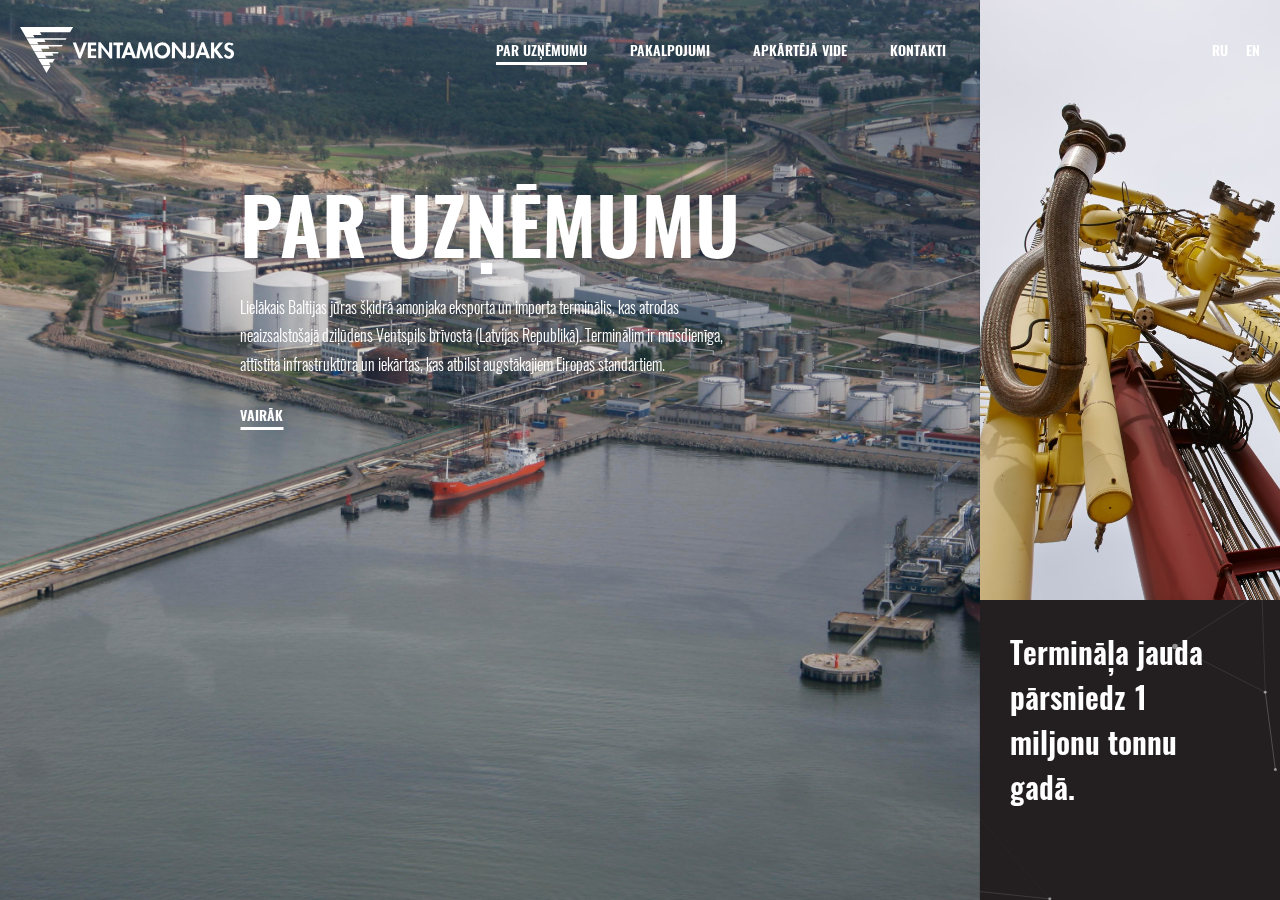
<file: index.html>
<!DOCTYPE html>
<html lang="ru">
<head>
	<meta charset="UTF-8">
	<meta http-equiv="Content-Type" content="text/html; charset=UTF-8" />
<meta name="robots" content="index, follow" />
<meta name="keywords" content="Keywords" /
<meta name="description" content="Description" />

	<title>Ventamonjaks</title>
	<meta name="viewport" content="width=device-width, initial-scale=1, user-scalable=1">
	<meta http-equiv="X-UA-Compatible" content="IE=Edge" />
	<meta name="format-detection" content="telephone=no">
	<meta name="apple-mobile-web-app-capable" content="yes">
	<meta name="mobile-web-app-capable" content="yes">
	<meta name="SKYPE_TOOLBAR" content="SKYPE_TOOLBAR_PARSER_COMPATIBLE" />
	<style>
		@font-face {
			font-family: 'Oswald-DemiBold';
			src: url('fonts/oswald/oswalddemibold.eot');
			src: url('fonts/oswald/oswalddemibold.eot?#iefix') format('embedded-opentype'),
			url('fonts/oswald/oswalddemibold.woff') format('woff'),
			url('fonts/oswald/oswalddemibold.ttf') format('truetype'),
			url('fonts/oswald/oswalddemibold.svg#oswalddemibold') format('svg');
			font-weight: normal;
			font-style: normal;
		}
	</style>
	<!--link rel="stylesheet" href="css/main/main.scss"-->
	<link rel="stylesheet" href="css/main/main.css">

	<!--script src="/js/pace.modified.js"></script-->

	<link rel="icon" type="image/svg+xml" href="img/favicon.svg">
	<link rel="icon" sizes="16x16 32x32 48x48 64x64" href="img/favicon.ico">
	<!--[if IE]><link rel="shortcut icon" href="img/favicon.ico"><![endif]-->
</head>
<body>
	<div id="panel">
			</div>
<div class="content js-scroll-event-listener">
	<!--div class="intro-loading">
		<div class="radial-progress" id="radial-progress" data-progress="1">
			<div class="circle">
				<div class="mask full" id="mask_full">
					<div class="fill" id="circle_fill1"></div>
				</div>
				<div class="mask half">
					<div class="fill" id="circle_fill2"></div>
					<div class="fill fix" id="circle_fill_fix"></div>
				</div>
				<div class="shadow"></div>
			</div>
			<div class="inset" id="scene">
				<div class="percentage layer" data-depth="0.10">
					<div class="numbers"><span id="numbers">-</span></div>
				</div>
				<figure class="logo logo--loading layer" data-depth="0.2"></figure>
			</div>
		</div>
	</div-->
	<header class="main-header">
		<div class="inner h100">
			<div class="h100 flex justify--space-between align-items--center">
				<a
					href="index.html"
					class=""
					>
					<figure class="logo logo--main-header"></figure>
				</a>
				<div class="mobile-nav">
					<nav class="main-nav main-nav__fade-out">
						<ul class="main-nav__items">
							<li class="main-nav__item">
								<a
									href="0"
									class="main-nav__link js-nav-link"
									>Par uzņēmumu</a>
							</li>
							<li class="main-nav__item">
								<a
									href="1"
									class="main-nav__link js-nav-link"
									>Pakalpojumi</a>
							</li>
							<li class="main-nav__item">
								<a
									href="2"
									class="main-nav__link js-nav-link"
									>Apkārtējā vide</a>
							</li>
							<!--<li class="main-nav__item">
								<a
									href="3"
									class="main-nav__link js-nav-link"
									>Aktualitātes</a>
							</li>-->
							<li class="main-nav__item">
								<a
									href="3"
									class="main-nav__link js-nav-link"
									>Kontakti</a>
							</li>
						</ul>
					</nav>
					<nav class="language-nav text-align--right main-nav__fade-out">
							<a href="index.html@lang=ru.html" class="language-nav__link">RU</a>														<a href="index.html@lang=en.html" class="language-nav__link">EN</a>					</nav>
				</div>
				<div class="burger js-burger">
					<div class="table">
						<div class="table-cell">
							<div class="g100 center">
								<div class="burger-bars">
									<div class="burger-bars__bar"></div>
								</div>
							</div>
						</div>
					</div>
				</div>
			</div>
		</div>
	</header>
	<main role="main">    <div id="particles-js" class="particles-js mobile-full-height-fix particles-js--brown"></div>

<section id="section-2" class="section js-section">
    <div class="cancel-inheritance">
        <div class="content-block content-block--large content-block--top-left">
            <div class="text-block text-block--2">
                <h2 class="main-heading">
                    <span class="line">
                        <span class="line__content line__content--1">Par uzņēmumu</span>
                    </span>
                </h2>
                <div class="editor-text text-animation">
                    <p>Lielākais Baltijas jūras šķidrā amonjaka eksporta un importa terminālis, kas atrodas neaizsalstošajā dziļūdens Ventspils brīvostā (Latvijas Republikā). Terminālim ir mūsdienīga, attīstīta infrastruktūra un iekārtas, kas atbilst augstākajiem Eiropas standartiem.</p>
                </div>
                <a href="#article-1" class="read-more js-read-more">
                    <span class="read-more__line">
                        <span class="read-more__line-content">Vairāk</span>
                    </span>
                </a>
            </div>
            <div class="slide-in slide-in--left">
                <figure class="content-block__image image--2-1">
                    <div class="content-block__image-overlay"></div>
                </figure>
            </div>
        </div>
        <div class="content-block content-block--middle content-block--top-right">
            <div class="slide-in slide-in--top">
                <figure class="content-block__image image--2-2">
                    <div class="content-block__image-overlay"></div>
                </figure>
            </div>
        </div>
        <div class="content-block content-block--small content-block--bottom-right">
            <div class="important-text-block">
                <div class="important-text important-text-larger">
					<p>Termināļa jauda pārsniedz 1 miljonu tonnu gadā.</p>
                </div>
            </div>
        </div>
    </div>
</section>

<section id="section-1" class="section js-section">
    <div class="cancel-inheritance">
        <div class="content-block content-block--full-width content-block--top-left">
            <div class="h100 flex direction--column justify--center align-items--center">
                <div class="text-block text-block--3 float--left">
                    <h2 class="main-heading float--left">
                        <span class="line">
                            <span class="line__content line__content--1">PAKALPOJUMI</span>
                        </span>
                    </h2>
                    <div class="bits">
                        <div class="bit bit--small">
                            <div class="bit-text">
                                <span class="line">
                                    <span class="line__content line__content--1 bit-delay--1">AMONJAKA PIEŅEMŠANA</span>
                                </span>
                            </div>
                            <a href="#article-2" class="read-more js-read-more bit-delay--1">
                                <span class="read-more__line">
                                    <span class="read-more__line-content bit-delay--1">Vairāk</span>
                                </span>
                            </a>
                        </div>
                        <div class="bit bit--small">
                            <div class="bit-text">
                                <span class="line">
                                    <span class="line__content line__content--1 bit-delay--1">PAGAIDU UZGLABĀŠANA</span>
                                </span>
                            </div>
                            <!--<a href="#article-2" class="read-more js-read-more bit-delay--1">
                                <span class="read-more__line">
                                    <span class="read-more__line-content bit-delay--1">Vairāk</span>
                                </span>
                            </a>-->
                        </div>
						<div class="bit bit--small bit--borderX">
                            <div class="bit-text">
                                <span class="line">
									<span class="line__content line__content--2 bit-delay--2">AMONJAKA IEKRAUŠANA</span>
                                </span>
                            </div>
                            <!--<a href="#article-3" class="read-more js-read-more bit-delay--2">
                                <span class="read-more__line">
                                    <span class="read-more__line-content bit-delay--2">Vairāk</span>
                                </span>
                            </a>-->
                        </div>
<!--                         <div class="bit bit--large">
                            <div class="bit-text">
                                <span class="line">
                                    <span class="line__content line__content--3 bit-delay--3">APKALPOŠANA UN TEHNOLOĢISKO PROCESU NODROŠINĀŠANA</span>
                                </span>
                            </div>
                            <a href="#article-4" class="read-more js-read-more bit-delay--3">
                                <span class="read-more__line">
                                    <span class="read-more__line-content bit-delay--3">Vairāk</span>
                                </span>
                            </a>
                        </div> -->
                    </div>
                </div>
            </div>
            <div class="slide-in slide-in--bottom">
                <figure class="content-block__image image--3-1">
                    <div class="content-block__image-overlay"></div>
                </figure>
            </div>
        </div>
    </div>
</section>
<section id="section-3" class="section js-section">
    <div class="cancel-inheritance">
        <div class="content-block content-block--large content-block--top-left">
            <div class="text-block text-block--5">
                <h2 class="main-heading text-shadow">
                    <span class="line">
                        <span class="line__content line__content--1">APKĀRTĒJĀ</span>
                    </span>
                    <span class="line">
                        <span class="line__content line__content--2">VIDE</span>
                    </span>
                </h2>
                <div class="editor-text text-animation text-shadow editor-text--text-block-5">
                    <p>„Ventamonjaka” darbība atbilst starptautiskajām kvalitātes un drošības prasībām.</p>
                </div>
                <a href="#article-8" class="read-more js-read-more text-shadow">
                    <span class="read-more__line">
                        <span class="read-more__line-content">Vairāk</span>
                    </span>
                </a>
            </div>
            <div class="slide-in slide-in--left">
                <figure class="content-block__image image--5-1">
                    <div class="content-block__image-overlay"></div>
                </figure>
            </div>
        </div>
        <div class="content-block content-block--middle content-block--top-right">
            <div class="slide-in slide-in--top">
                <figure class="content-block__image image--5-2">
                    <div class="content-block__image-overlay"></div>
                </figure>
            </div>
        </div>
        <div class="content-block content-block--small content-block--bottom-right">
            <div class="important-text-block">
                <div class="important-text">
                    <p>B kategorijas atļauja piesārņojošo darbību veikšanai Nr. VE16IB0013.</p>
                </div>
            </div>

        </div>
    </div>
</section><section id="section-5" class="section section--blue js-section">
    <div class="cancel-inheritance">
        <div class="contacts">
            <div class="h100 flex direction--column justify--center align-items--center">
                <div class="text-block text-block--6">
                    <div class="main-heading">
                        <span class="line">
                            <span class="line__content line__content--1">
                                <figure class="logo logo--contacts"></figure>
                            </span>
                        </span>
                    </div>
                    <div class="editor-text text-animation contacts-text contacts-text2">
                        <p>SIA Ventamonjaks<br>Vienotais reģ. nr. 41203050838<br>PVN reģ. nr. LV41203050838<br>
                            Dzintaru iela 66, Ventspils, LV-3602, Latvija<br>
                            Tālrunis : +371 636 60902<br>
                            <br>
                            E-pasts : office@ventamonjaks.lv <br>
                               
                            </p>
                    </div>
                </div>
            </div>
        </div>
    </div>
</section>
<article id="article-1" class="article js-normal-scroll">
    <div class="js-close-article">
        <svg
            x="0px" y="0px"
            viewBox="0 0 34 34"
            width="34"
            height="34"
            style="enable-background:new 0 0 34 34;"
            xml:space="preserve"
            class="close article__close"
            >
        <polygon class="close-fill" points="34,2.2 31.8,0 17,14.8 2.2,0 0,2.2 14.8,17 0,31.8 2.2,34 17,19.2 31.8,34 34,31.8 19.2,17 "/>
        </svg>
    </div>
    <div class="article__scroll">
        <div class="inner inner--1100">
            <div class="editor-text c-brown">
            <h2 class="c-blue">PAR UZŅĒMUMU</h2>
<p>
 <img width="420" alt="image_3.jpeg" src="upload/medialibrary/b7a/b7a001707587d34adaaf3e2923b4b8c1.jpeg" height="610" style="padding:0;" title="image_3.jpeg" class="float--left"><br>
</p>
<p class="clear">
</p>
<p>
 <b>Terminālis „Ventamonjaks”</b> ir lielākais Baltijas jūras šķidrā amonjaka eksporta un importa terminālis, kas atrodas neaizsalstošajā dziļūdens Ventspils brīvostā (Latvijas Republikā).&nbsp;Termināļa projektētā jauda ir 1&nbsp;miljons tonnu gadā. Terminālim ir mūsdienīga, attīstīta infrastruktūra un iekārtas, kas ļauj palielināt amonjaka pārkraušanas apjomus līdz 1,5&nbsp;miljoniem tonnu gadā. Dziļūdens piestātne, kuras darba iegrime ir 14,2&nbsp;metri, atrodas aizsargātā ostas iekšējā akvatorijā, kas ļauj nepārtraukti apkalpot tankkuģus ar ietilpību līdz 115&nbsp;tūkstošiem tonnu. Modernas amonjaka izliešanas estakādes ļauj apkalpot līdz 250&nbsp;dzelzceļa cisternām diennaktī.
</p>
<p>
	 Kopš 2014. gada SIA „Ventamonjaks” ir grupas „Uralchem” (55&nbsp;%) un Latvijas partnera&nbsp;— uzņēmuma „Halcyon Capital” (45&nbsp;%)&nbsp;— kopuzņēmums.
</p>
<p>
	 Uzņēmuma darbība un amonjaka termināļa tehniskā ekspluatācija atbilst piemērojamo Latvijas Republikas drošības un vides aizsardzību likumu un normatīvo aktu prasībām, kā arī attiecīgajiem starptautiskajiem noteikumiem un Starptautiskajam kuģu un ostas iekārtu aizsardzības kodeksam. Pēc neatkarīgu Eiropas ekspertu un attiecīgo Latvijas institūciju slēdziena, amonjaka termināļa „Ventamonjaks” tehniskais stāvoklis, ietekme uz vidi un drošības līmenis ir atzīts par atbilstošu jaunākajiem Eiropas standartiem.
</p>            </div>
        </div>
    </div>
</article>

<article id="article-2" class="article js-normal-scroll">
    <div class="js-close-article">
        <svg
            x="0px" y="0px"
            viewBox="0 0 34 34"
            width="34"
            height="34"
            style="enable-background:new 0 0 34 34;"
            xml:space="preserve"
            class="close article__close"
            >
        <polygon class="close-fill" points="34,2.2 31.8,0 17,14.8 2.2,0 0,2.2 14.8,17 0,31.8 2.2,34 17,19.2 31.8,34 34,31.8 19.2,17 "/>
        </svg>
    </div>
    <div class="article__scroll">
        <div class="inner inner--1100">
            <div class="editor-text c-brown">
            <h2 class="c-blue">AMONJAKA PIEŅEMŠANA / PAGAIDU UZGLABĀŠANA / IEKRAUŠANA </h2>
<p>
 <img width="420" alt="image_3.jpeg" src="upload/medialibrary/7e3/7e372a28888d61124c6353f97dfee034.png" height="610" style="padding: 0 25px 10px 0;" title="image_3.jpeg" class="float--left">
</p>
<p>
 <span class="odb20">Projektētā caurlaidspēja:</span><br>
	 1&nbsp;milj.&nbsp;tonnu gadā.
</p>
<p>
 <span class="odb20">Faktiski sasniegtā caurlaidspēja:</span><br>
	 1,3&nbsp;milj.&nbsp;tonnu gadā.
</p>
<p>
 <span class="odb20">NSRI apstiprinātā, reglamentētā caurlaidspēja:</span><br>
	 1,5&nbsp;milj.&nbsp;tonnu gadā.
</p>
<div class="clear">
</div>
 <span class="odb20" style="margin-top: 30px; display: block;color:#383636;">Terminālis ir paredzēts:</span>
<ul>
	<li>sašķidrinātā amonjaka pieņemšanai no dzelzceļa cisternām un jūras kuģiem;</li>
	<li>amonjaka pagaidu uzglabāšanai divos izotermiskajos rezervuāros ST-1; ST-2 –33&nbsp;°С temperatūrā, maksimālais uzglabājamā amonjaka daudzums ir 54&nbsp;381&nbsp;t;</li>
	<li>amonjaka iekraušanai jūras tankkuģos.</li>
</ul>
 <span class="odb20" style="margin-top: 30px; display: block;color:#383636;">Tehnoloģiskais process paredz šādu darbību izpildi:</span>
<ul>
	<li>sašķidrinātā amonjaka izliešanu no dzelzceļa cisternām, izmantojot divas izliešanas estakādes ar 36 un 18 liešanas vietām (vienlaikus var izliet 54 cisternas);</li>
	<li>sašķidrinātā amonjaka dzesēšanu;</li>
	<li>sašķidrinātā amonjaka uzglabāšanu divos izotermiskajos rezervuāros ST-1; ST-2 –33&nbsp;°С temperatūrā;</li>
	<li>sašķidrinātā amonjaka pārliešanu no rezervuāriem gāzes pārvadāšanas tankkuģos, iekraušanas ātrums — līdz 1&nbsp;200 t/h;</li>
	<li>sašķidrinātā amonjaka pieņemšanu no tankkuģiem krasta izotermiskajos rezervuāros, izkraušanas ātrums&nbsp;— 400 t/h;</li>
	<li>aukstā amonjaka cirkulāciju atbilstoši shēmai&nbsp;„rezervuāri&nbsp;→ piestātne Nr.&nbsp;36&nbsp;→ rezervuāri” periodā, kad nav kraušanai paredzētu kuģu;</li>
	<li>avārijas un tehnoloģisko izmešu sadedzināšanu lāpveida iekārtā; </li>
	<li>propāna maisījuma iztvaicēšanu un padevi lāpveida iekārtas degļiem;</li>
	<li>uzglabāšanas cikla iekārtu autonomu apgādi ar elektroenerģiju no avārijas dīzeļģeneratora.</li>
</ul>            </div>
        </div>
    </div>
</article>

<article id="article-3" class="article js-normal-scroll">
    <div class="js-close-article">
        <svg
            x="0px" y="0px"
            viewBox="0 0 34 34"
            width="34"
            height="34"
            style="enable-background:new 0 0 34 34;"
            xml:space="preserve"
            class="close article__close"
            >
        <polygon class="close-fill" points="34,2.2 31.8,0 17,14.8 2.2,0 0,2.2 14.8,17 0,31.8 2.2,34 17,19.2 31.8,34 34,31.8 19.2,17 "/>
        </svg>
    </div>
    <div class="article__scroll">
        <div class="inner inner--1100">
            <div class="editor-text c-brown">
            <h2 class="c-blue">PAR MUMS</h2>
<p>
 <img width="630" alt="ventspils.jpg" src="upload/medialibrary/2e2/2e2eff37716a3b89e52db7948d614608.jpg" height="420" title="ventspils.jpg" class="float--left"><br>
</p>
<p>
	 SIA Ventamonjaks serviss ir dibināta 2006.gada nogalē, reorganizējot AS Ventamonjaks – ilggadēju šķidro ķīmisko un naftas produktu tranzītpakalpojumu sniedzēju Ventspils brīvostā.
</p>
<p>
	 SIA Ventamonjaks serviss sniedz plašu pakalpojumu klāstu vairākiem ostas termināļiem – attiecīgo produktu izliešanu un uzglabāšanu krasta rezervuāros, kravu partiju komplektēšanu un iekraušanu tankkuģos, kā arī nepieciešamās dokumentācijas noformēšanu.
</p>
<p>
	 Uzņēmuma darbības kvalitāti attiecīgi vadības un vides pārvaldības jomā apliecina saņemtie ISO 9001:2008 un ISO 14001:2004 sertifikāti, kā arī Latvijas Jūras administrācijas sertifikāts, kas apliecina uzņēmuma aizsardzības sistēmas atbilstību Starptautiskajam kuģu un ostas iekārtu aizsardzības kodeksam (ISPS code).
</p>
<p>
	 Uzņēmuma nepārtrauktais darbs ļauj apstrādāt līdz pat 250 dzelzceļa cisternām diennaktī un trīs dziļūdens piestātnēs apkalpot kuģus ar kravnesību līdz 60 000 tonnu.
</p>
<hr>
<p>
 <img width="420" alt="stradnieks.jpg" src="upload/medialibrary/151/1516b608a021107cead222823ffc44f1.jpg" height="610" title="stradnieks.jpg" class="float--right"><br>
</p>
<p>
	 SIA Ventamonjaks serviss strādā vairāk nekā 350 augsti kvalificēti darbinieki ar ilggadēju darba pieredzi, turklāt SIA Ventamonjaks serviss izmanto ES līdzekļus pastāvīgā savu darbinieku profesionālā apmācībā.
</p>
<p>
	 Ir daudz variantu ar Lorem Ipsum teksta fragmentiem, bet lielākajā daļā no tiem ir veikti dažāda veida labojumi, piemēram, humoristiski iespraudumi vai nejauši vārdi, kas pat aptuveni nav līdzīgi latīņu valodai. Ja jums ir nepieciešams Lorem Ipsum teksta fragments jums ir jābūt pārliecinātiem, ka tekstā nav nekā nepieņemama. Bez tam visi internetā esošie Lorem Ipsum ģeneratori, pārsvarā izmanto vienu un to pašu teksta fragmentu, kas tiek atkārtots, lai iegūtu vajadzīgo teksta daudzumu. Tas padara šeit piedāvāto ģeneratoru par pirmo precīzo Lorem Ipsum interneta ģeneratoru. Tas izmanto vārdnīcu ar vairāk kā 200 latīņu valodas vārdiem, kā arī vairākus teikumu struktūras veidošanas paraugus, kā rezultātā, iegūtais Lorem Ipsum ir teksta principiem atbilstošs, tajā nav rindkopas, kas atkārtojas, iestarpināti humoristiski vai neesoši vārdi.
</p>
<p>
	 Ir daudz variantu ar Lorem Ipsum teksta fragmentiem, bet lielākajā daļā no tiem ir veikti dažāda veida labojumi, piemēram, humoristiski iespraudumi vai nejauši vārdi, kas pat aptuveni nav līdzīgi latīņu valodai. Ja jums ir nepieciešams Lorem Ipsum teksta fragments jums ir jābūt pārliecinātiem, ka tekstā nav nekā nepieņemama. Bez tam visi internetā esošie Lorem Ipsum ģeneratori, pārsvarā izmanto vienu un to pašu teksta fragmentu, kas tiek atkārtots, lai iegūtu vajadzīgo teksta daudzumu. Tas padara šeit piedāvāto ģeneratoru par pirmo precīzo Lorem Ipsum interneta ģeneratoru. Tas izmanto vārdnīcu ar vairāk kā 200 latīņu valodas vārdiem, kā arī vairākus teikumu struktūras veidošanas paraugus, kā rezultātā, iegūtais Lorem Ipsum ir teksta principiem atbilstošs, tajā nav rindkopas, kas atkārtojas, iestarpināti humoristiski vai neesoši vārdi.
</p>
<p>
	 Ir daudz variantu ar Lorem Ipsum teksta fragmentiem, bet lielākajā daļā no tiem ir veikti dažāda veida labojumi, piemēram, humoristiski iespraudumi vai nejauši vārdi, kas pat aptuveni nav līdzīgi latīņu valodai. Ja jums ir nepieciešams Lorem Ipsum teksta fragments jums ir jābūt pārliecinātiem, ka tekstā nav nekā nepieņemama. Bez tam visi internetā esošie Lorem Ipsum ģeneratori, pārsvarā izmanto vienu un to pašu teksta fragmentu, kas tiek atkārtots, lai iegūtu vajadzīgo teksta daudzumu. Tas padara šeit piedāvāto ģeneratoru par pirmo precīzo Lorem Ipsum interneta ģeneratoru. Tas izmanto vārdnīcu ar vairāk kā 200 latīņu valodas vārdiem, kā arī vairākus teikumu struktūras veidošanas paraugus, kā rezultātā, iegūtais Lorem Ipsum ir teksta principiem atbilstošs, tajā nav rindkopas, kas atkārtojas, iestarpināti humoristiski vai neesoši vārdi.
</p>            </div>
        </div>
    </div>
</article>

<article id="article-4" class="article js-normal-scroll">
    <div class="js-close-article">
        <svg
            x="0px" y="0px"
            viewBox="0 0 34 34"
            width="34"
            height="34"
            style="enable-background:new 0 0 34 34;"
            xml:space="preserve"
            class="close article__close"
            >
        <polygon class="close-fill" points="34,2.2 31.8,0 17,14.8 2.2,0 0,2.2 14.8,17 0,31.8 2.2,34 17,19.2 31.8,34 34,31.8 19.2,17 "/>
        </svg>
    </div>
    <div class="article__scroll">
        <div class="inner inner--1100">
            <div class="editor-text c-brown">
            <h2 class="c-blue">APKALPOŠANA UN TEHNOLOĢISKO PROCESU NODROŠINĀŠANA</h2>
<p>
<img style="padding: 0 25px 10px 0;" src="upload/medialibrary/a79/a7932d46f7dda4a5ba7af32cf71e8521.png" width="420" alt="image_3.jpeg" height="610" title="image_3.jpeg" class="float--left" />
</p>
<p>
	<span class="odb20">Tehnoloģisko procesu nodrošināšana</span>
</p>
<p>
	Termināli apkalpo atbilstoši standartu ISO 9001:2008 un ISO 14001:2004 prasībām sertificētās SIA „Ventamonjaks serviss” speciālisti. Turklāt Latvijas Jūras administrācijas sertifikāts apstiprina termināļa aizsardzības sistēmas atbilstību Starptautiskajam kuģu un ostas iekārtu aizsardzības kodeksam.
</p>
<p>
	<a href="https://www.iso.org/standard/60857.html" target="_blank" style="text-decoration:none;"> 
		<img style="padding-left:0;" src="upload/medialibrary/488/48850253c9723857510d0edf6ec660c5.png" alt="iso-9001-v2.png" />
		<img src="upload/medialibrary/0fa/0fa5124366bcd8dc5542af18802e1db2.png" alt="iso-14001-v2.png" />
	</a>
</p>            </div>
        </div>
    </div>
</article>

<article id="article-8" class="article js-normal-scroll">
    <div class="js-close-article">
        <svg
            x="0px" y="0px"
            viewBox="0 0 34 34"
            width="34"
            height="34"
            style="enable-background:new 0 0 34 34;"
            xml:space="preserve"
            class="close article__close"
            >
        <polygon class="close-fill" points="34,2.2 31.8,0 17,14.8 2.2,0 0,2.2 14.8,17 0,31.8 2.2,34 17,19.2 31.8,34 34,31.8 19.2,17 "/>
        </svg>
    </div>
    <div class="article__scroll">
        <div class="inner inner--1100">
            <div class="editor-text c-brown">
            <h2><span style="color: #1465b5;">Apkārtējā vide</span></h2>
 <img width="630" alt="ventspils.jpg" src="upload/medialibrary/2e2/2e2eff37716a3b89e52db7948d614608.jpg" height="420" style="padding: 0 40px 20px 0;" title="ventspils.jpg" class="float--left">
„Ventamonjaka” darbība atbilst starptautiskajām kvalitātes un drošības prasībām un ir vērsta uz termināļa darbības nodrošināšanu, visu iekārtu uzturēšanu pienācīgā tehniskā stāvoklī, to ekspluatāciju un renovāciju atbilstoši spēkā esošo normatīvu prasībām.<br>
 Pamatojoties uz Latvijas Republikas tiesību aktos noteiktajām prasībām, „Ventamonjaka” darbība tiek īstenota saskaņā ar <br>
 <br>
 - Ventspils brīvostas valdes izdoto atļauju komercdarbības veikšanai Ventspils brīvostā;<br>
 - Latvijas Valsts dzelzceļa administrācijas izdoto apliecību par dzelzceļa pievedceļu izmantošanu;<br>
 - reģionālās vides pārvaldes izdoto B kategorijas atļauju Nr.&nbsp;VE16IB0013 darbībai, kas noslogo vidi.
<p>
	 Pārskats par amonjaka pārkraušanas kompleksa „Ventamonjaks” drošību tiek regulāri aktualizēts un papildināts atbilstoši esošo risku aprēķiniem, kas tiek veikti saskaņā ar vismodernākajām metodikām.
</p>
<hr>
<p>
 <img width="420" alt="stradnieks.jpg" src="upload/medialibrary/c54/c540a9bea1a3aca51afb4e3437556b0a.png" height="610" style="padding: 10px 11px 10px 40px;" title="stradnieks.jpg" class="float--right">
	B kategorijas atļaujas nosacījumu&nbsp;izpildi pastāvīgi kontrolē valsts uzraudzības iestādes. Katru gadu uzņēmums gatavo pārskatu par atļaujas izpildi un iesniedz to Ventspils reģionālajai vides pārvaldei.
</p>
<p>
	 Saskaņā ar Latvijas Republikas tiesību aktiem „Ventamonjaks” atbilst Seveso direktīvas kritērijiem. Seveso inspekcijas komisija katru gadu veic terminālī kompleksās pārbaudes, kurās piedalās Valsts vides dienesta Vides uzraudzības nodaļas inspektori, Valsts ugunsdzēsības un glābšanas dienesta sevišķi bīstamu objektu rūpniecisko avāriju riska inspektori, Patērētāju tiesību aizsardzības centra inspektori, Valsts darba inspekcijas inspektori, Ventspils pilsētas domes Vides uzraudzības nodaļas speciālisti, Ventspils brīvostas vides aizsardzības inspektors un citas valsts iestāžu un pašpārvaldes organizāciju atbildīgās amatpersonas.
</p>
<p>
	 Šādu pārbaužu rezultāti tiek atspoguļoti kopīgajā inspekcijas ziņojumā par komplekso pārbaudi un tam pievienotajos atsevišķu dienestu pārbaudes aktos.&nbsp;
</p>
<p>
	 Terminālis ir sertificēts atbilstoši ISO 14001: 2015 prasībām
</p>
<p>
	<a href="https://www.iso.org/standard/60857.html" target="_blank"><img alt="iso-14001-v2.png" src="upload/medialibrary/0fa/0fa5124366bcd8dc5542af18802e1db2.png"></a><br>
</p>
            </div>
        </div>
    </div>
</article>
</main>
</div>
<script src="https://ajax.googleapis.com/ajax/libs/jquery/2.1.4/jquery.min.js"></script>
<script src="js/libs/jquery.parallax.js"></script>
<script src="js/libs/wheel-indicator.js"></script>
<script src="js/libs/particles.min.js"></script>
<script src="js/libs/lucid.js"></script>
<script src="js/libs/sly.min.js"></script>
<script src="js/main.js"></script>
</body>
</html>
</file>
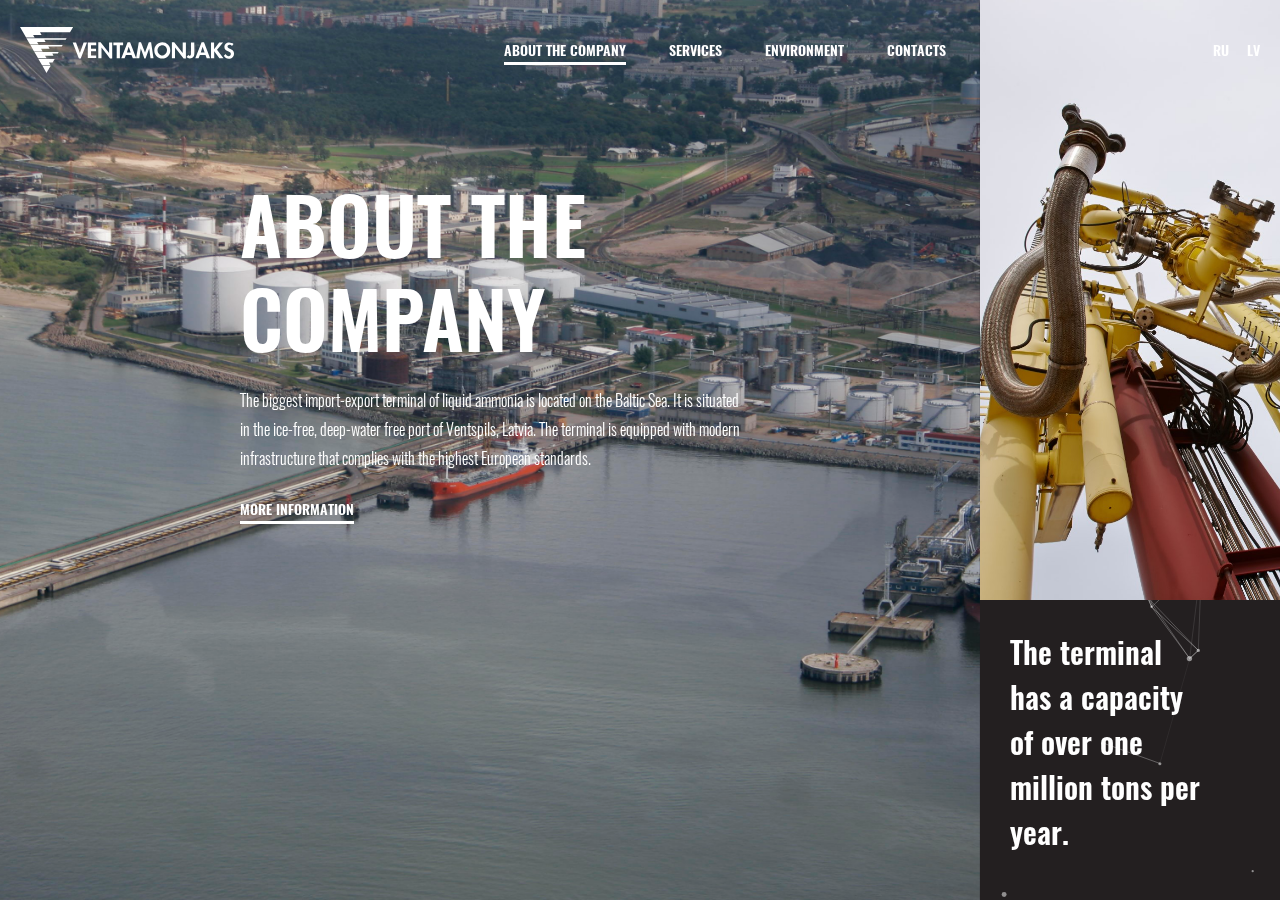
<file: index.html@lang=en.html>
<!DOCTYPE html>
<html lang="ru">
<head>
	<meta charset="UTF-8">
	<meta http-equiv="Content-Type" content="text/html; charset=UTF-8" />
<meta name="robots" content="index, follow" />
<meta name="keywords" content="Keywords" />
<meta name="description" content="Description" />

	<title>Ventamonjaks</title>
	<meta name="viewport" content="width=device-width, initial-scale=1, user-scalable=1">
	<meta http-equiv="X-UA-Compatible" content="IE=Edge" />
	<meta name="format-detection" content="telephone=no">
	<meta name="apple-mobile-web-app-capable" content="yes">
	<meta name="mobile-web-app-capable" content="yes">
	<meta name="SKYPE_TOOLBAR" content="SKYPE_TOOLBAR_PARSER_COMPATIBLE" />
	<style>
		@font-face {
			font-family: 'Oswald-DemiBold';
			src: url('fonts/oswald/oswalddemibold.eot');
			src: url('fonts/oswald/oswalddemibold.eot?#iefix') format('embedded-opentype'),
			url('fonts/oswald/oswalddemibold.woff') format('woff'),
			url('fonts/oswald/oswalddemibold.ttf') format('truetype'),
			url('fonts/oswald/oswalddemibold.svg#oswalddemibold') format('svg');
			font-weight: normal;
			font-style: normal;
		}
	</style>
	<!--link rel="stylesheet" href="css/main/main.scss"-->
	<link rel="stylesheet" href="css/main/main.css">

	<!--script src="/js/pace.modified.js"></script-->

	<link rel="icon" type="image/svg+xml" href="img/favicon.svg">
	<link rel="icon" sizes="16x16 32x32 48x48 64x64" href="img/favicon.ico">
	<!--[if IE]><link rel="shortcut icon" href="img/favicon.ico"><![endif]-->
</head>
<body>
	<div id="panel">
			</div>
<div class="content js-scroll-event-listener">
	<!--div class="intro-loading">
		<div class="radial-progress" id="radial-progress" data-progress="1">
			<div class="circle">
				<div class="mask full" id="mask_full">
					<div class="fill" id="circle_fill1"></div>
				</div>
				<div class="mask half">
					<div class="fill" id="circle_fill2"></div>
					<div class="fill fix" id="circle_fill_fix"></div>
				</div>
				<div class="shadow"></div>
			</div>
			<div class="inset" id="scene">
				<div class="percentage layer" data-depth="0.10">
					<div class="numbers"><span id="numbers">-</span></div>
				</div>
				<figure class="logo logo--loading layer" data-depth="0.2"></figure>
			</div>
		</div>
	</div-->
	<header class="main-header">
		<div class="inner h100">
			<div class="h100 flex justify--space-between align-items--center">
				<a
					href="index.html@lang=en.html"
					class=""
					>
					<figure class="logo logo--main-header"></figure>
				</a>
				<div class="mobile-nav">
					<nav class="main-nav main-nav__fade-out">
						<ul class="main-nav__items">
							<li class="main-nav__item">
								<a
									href="0"
									class="main-nav__link js-nav-link"
									>About the company</a>
							</li>
							<li class="main-nav__item">
								<a
									href="1"
									class="main-nav__link js-nav-link"
									>Services</a>
							</li>
							<li class="main-nav__item">
								<a
									href="2"
									class="main-nav__link js-nav-link"
									>Environment</a>
							</li>
							<!--<li class="main-nav__item">
								<a
									href="3"
									class="main-nav__link js-nav-link"
									>Actual</a>
							</li>-->
							<li class="main-nav__item">
								<a
									href="3"
									class="main-nav__link js-nav-link"
									>Contacts</a>
							</li>
						</ul>
					</nav>
					<nav class="language-nav text-align--right main-nav__fade-out">
							<a href="index.html@lang=ru.html" class="language-nav__link">RU</a>							<a href="index.html" class="language-nav__link">LV</a>												</nav>
				</div>
				<div class="burger js-burger">
					<div class="table">
						<div class="table-cell">
							<div class="g100 center">
								<div class="burger-bars">
									<div class="burger-bars__bar"></div>
								</div>
							</div>
						</div>
					</div>
				</div>
			</div>
		</div>
	</header>
	<main role="main">    <div id="particles-js" class="particles-js mobile-full-height-fix particles-js--brown"></div>

<section id="section-2" class="section js-section">
    <div class="cancel-inheritance">
        <div class="content-block content-block--large content-block--top-left">
            <div class="text-block text-block--2">
                <h2 class="main-heading">
                    <span class="line">
                        <span class="line__content line__content--1">ABOUT THE COMPANY</span>
                    </span>
                </h2>
                <div class="editor-text text-animation">
                    <p>The biggest import-export terminal of liquid ammonia is located on the Baltic Sea. It is situated in the ice-free, deep-water free port of Ventspils, Latvia. The terminal is equipped with modern infrastructure that complies with the highest European standards.</p>
                </div>
                <a href="#article-1" class="read-more js-read-more">
                    <span class="read-more__line">
                        <span class="read-more__line-content">MORE INFORMATION</span>
                    </span>
                </a>
            </div>
            <div class="slide-in slide-in--left">
                <figure class="content-block__image image--2-1">
                    <div class="content-block__image-overlay"></div>
                </figure>
            </div>
        </div>
        <div class="content-block content-block--middle content-block--top-right">
            <div class="slide-in slide-in--top">
                <figure class="content-block__image image--2-2">
                    <div class="content-block__image-overlay"></div>
                </figure>
            </div>
        </div>
        <div class="content-block content-block--small content-block--bottom-right">
            <div class="important-text-block">
                <div class="important-text important-text-larger">
					<p>The terminal has a capacity of over one million tons per year.</p>
                </div>
            </div>
        </div>
    </div>
</section>

<section id="section-1" class="section js-section">
    <div class="cancel-inheritance">
        <div class="content-block content-block--full-width content-block--top-left">
            <div class="h100 flex direction--column justify--center align-items--center">
                <div class="text-block text-block--3 float--left">
                    <h2 class="main-heading float--left">
                        <span class="line">
                            <span class="line__content line__content--1">SERVICES</span>
                        </span>
                    </h2>
                    <div class="bits">
                        <div class="bit bit--small">
                            <div class="bit-text">
                                <span class="line">
                                    <span class="line__content line__content--1 bit-delay--1">AMMONIA RECEPTION</span>
                                </span>
                            </div>
                            <a href="#article-2" class="read-more js-read-more bit-delay--1">
                                <span class="read-more__line">
                                    <span class="read-more__line-content bit-delay--1">MORE INFORMATION</span>
                                </span>
                            </a>
                        </div>
                        <div class="bit bit--small">
                            <div class="bit-text">
                                <span class="line">
                                    <span class="line__content line__content--1 bit-delay--1">STORAGE</span>
                                </span>
                            </div>
                            <!--<a href="#article-2" class="read-more js-read-more bit-delay--1">
                                <span class="read-more__line">
                                    <span class="read-more__line-content bit-delay--1">MORE INFORMATION</span>
                                </span>
                            </a>-->
                        </div>
						<div class="bit bit--small bit--borderX">
                            <div class="bit-text">
                                <span class="line">
									<span class="line__content line__content--2 bit-delay--2">AMMONIA SHIPMENT</span>
                                </span>
                            </div>
                            <!--<a href="#article-3" class="read-more js-read-more bit-delay--2">
                                <span class="read-more__line">
                                    <span class="read-more__line-content bit-delay--2">MORE INFORMATION</span>
                                </span>
                            </a>-->
                        </div>
<!--                         <div class="bit bit--large">
                            <div class="bit-text">
                                <span class="line">
                                    <span class="line__content line__content--3 bit-delay--3"></span>
                                </span>
                            </div>
                            <a href="#article-4" class="read-more js-read-more bit-delay--3">
                                <span class="read-more__line">
                                    <span class="read-more__line-content bit-delay--3">MORE INFORMATION</span>
                                </span>
                            </a>
                        </div> -->
                    </div>
                </div>
            </div>
            <div class="slide-in slide-in--bottom">
                <figure class="content-block__image image--3-1">
                    <div class="content-block__image-overlay"></div>
                </figure>
            </div>
        </div>
    </div>
</section>
<section id="section-3" class="section js-section">
    <div class="cancel-inheritance">
        <div class="content-block content-block--large content-block--top-left">
            <div class="text-block text-block--5">
                <h2 class="main-heading text-shadow">
                    <span class="line">
                        <span class="line__content line__content--1">Environment</span>
                    </span>
                    <span class="line">
                        <span class="line__content line__content--2"></span>
                    </span>
                </h2>
                <div class="editor-text text-animation text-shadow editor-text--text-block-5">
                    <p>’Ventamonjaks’ operations satisfy international quality and safety requirements, and are aimed at terminal operations support and equipment maintenance in accordance with regulatory requirements.</p>
                </div>
                <a href="#article-8" class="read-more js-read-more text-shadow">
                    <span class="read-more__line">
                        <span class="read-more__line-content">MORE INFORMATION</span>
                    </span>
                </a>
            </div>
            <div class="slide-in slide-in--left">
                <figure class="content-block__image image--5-1">
                    <div class="content-block__image-overlay"></div>
                </figure>
            </div>
        </div>
        <div class="content-block content-block--middle content-block--top-right">
            <div class="slide-in slide-in--top">
                <figure class="content-block__image image--5-2">
                    <div class="content-block__image-overlay"></div>
                </figure>
            </div>
        </div>
        <div class="content-block content-block--small content-block--bottom-right">
            <div class="important-text-block">
                <div class="important-text">
                    <p>In full concordance with category B permission for operations affecting environment No. VE16IB0013.</p>
                </div>
            </div>

        </div>
    </div>
</section><section id="section-5" class="section section--blue js-section">
    <div class="cancel-inheritance">
        <div class="contacts">
            <div class="h100 flex direction--column justify--center align-items--center">
                <div class="text-block text-block--6">
                    <div class="main-heading">
                        <span class="line">
                            <span class="line__content line__content--1">
                                <figure class="logo logo--contacts"></figure>
                            </span>
                        </span>
                    </div>
                    <div class="editor-text text-animation contacts-text contacts-text2">
                        <p>SIA Ventamonjaks<br>
                            Dzintaru str. 66, Ventspils, LV-3602, Latvia<br>
                            Phone: + 371 636 60902<br>
                            <br>
                            E-mail : office@ventamonjaks.lv<br>
                               
                            </p>
                    </div>
                </div>
            </div>
        </div>
    </div>
</section>
<article id="article-1" class="article js-normal-scroll">
    <div class="js-close-article">
        <svg
            x="0px" y="0px"
            viewBox="0 0 34 34"
            width="34"
            height="34"
            style="enable-background:new 0 0 34 34;"
            xml:space="preserve"
            class="close article__close"
            >
        <polygon class="close-fill" points="34,2.2 31.8,0 17,14.8 2.2,0 0,2.2 14.8,17 0,31.8 2.2,34 17,19.2 31.8,34 34,31.8 19.2,17 "/>
        </svg>
    </div>
    <div class="article__scroll">
        <div class="inner inner--1100">
            <div class="editor-text c-brown">
            <h2 class="c-blue">ABOUT THE COMPANY:</h2>
<p>
 <img width="420" alt="image_3.jpeg" src="upload/medialibrary/b7a/b7a001707587d34adaaf3e2923b4b8c1.jpeg" height="610" style="padding:0;" title="image_3.jpeg" class="float--left"><br>
</p>
<p class="clear">
</p>
<p>
 <b>The Ventamonjaks Terminal</b> is the biggest import-export terminal for liquid ammonia in the Baltic Sea. It is situated in the ice-free, deep-water free port of Ventspils, Latvia. The terminal was designed by the US-based Oxidental Petroleum Company and was commissioned in 1977. The terminal designed capacity is one million tons per year. It is equipped with modern infrastructure that allows to increase&nbsp;transhipment&nbsp;of ammonia up to 1.5 million tons per year. Deep-water berth with operational draft of 14.2m is located in a protected inner harbor that allows for continuous processing of cargo tankers with capacity up to 115,000 tons. Hi-tech ammonia discharge piers allow for the processing of up to 250 railway cars daily.
</p>
<p>
	 Since 2014,&nbsp;Uralchem&nbsp;Group (55%) and its Latvian partner, Halcyon Capital Company (45%), have jointly owned SIA Ventamonjaks (Ventamonjaks Ltd.).
</p>
<p>
	 Company operations and terminal maintenance are carried out in accordance with Latvia’s legal requirements regarding environment protection and safety, as well as corresponding international rules and the International Ship and Port Facility Security Code. Independent European experts and corresponding governmental authorities in Latvia came to the conclusion that terminal conditions, environmental impact, and safety level correspond to current European standards.
</p>            </div>
        </div>
    </div>
</article>

<article id="article-2" class="article js-normal-scroll">
    <div class="js-close-article">
        <svg
            x="0px" y="0px"
            viewBox="0 0 34 34"
            width="34"
            height="34"
            style="enable-background:new 0 0 34 34;"
            xml:space="preserve"
            class="close article__close"
            >
        <polygon class="close-fill" points="34,2.2 31.8,0 17,14.8 2.2,0 0,2.2 14.8,17 0,31.8 2.2,34 17,19.2 31.8,34 34,31.8 19.2,17 "/>
        </svg>
    </div>
    <div class="article__scroll">
        <div class="inner inner--1100">
            <div class="editor-text c-brown">
            <h2 class="c-blue">AMMONIA RECEPTION / INTERIM STORAGE / AMMONIA SHIPMENT</h2>
<p>
 <img width="420" alt="image_3.jpeg" src="upload/medialibrary/7e3/7e372a28888d61124c6353f97dfee034.png" height="610" style="padding: 0 25px 10px 0;" title="image_3.jpeg" class="float--left">
</p>
<p>
 <span class="odb20">Designed capacity:</span><br>
	 1 million tons/year.
</p>
<p>
 <span class="odb20">Actual capacity:</span><br>
	 1.3 million tons/year.
</p>
<p>
 <span class="odb20">NIAI institute confirmed capacity:</span><br>
	 1.5 million tons/year.
</p>
<div class="clear">
</div>
 <span class="odb20" style="margin-top: 30px; display: block;color:#383636;">Terminal is designed for:</span>
<ul>
	<li>liquid ammonia reception from railway cars and sea vessels;</li>
	<li>ammonia storage in two insulated tanks ST-1; ST-2 at 33оС below zero. Maximum ammonia payload is 54,381 tons;</li>
	<li>ammonia loading to sea vessels.</li>
</ul>
 <span class="odb20" style="margin-top: 30px; display: block;color:#383636;">The process consists of the following operations:</span>
<ul>
	<li>liquid ammonia unloading&nbsp;of railroad cars at two piers with 36 and 18 drain points (simultaneous processing of 54 tank cars);</li>
	<li>liquid ammonia cooling;</li>
	<li>liquid ammonia storage in two insulated tanks ST-1; ST-2 at 33оС below zero.</li>
	<li>liquid ammonia loading from onshore tanks into liquefied gas tankers. Loading speed is up to 1,200 tons/hour;</li>
	<li>liquid ammonia reception from tankers into insulated onshore tanks with an unloading speed of 400 tons/hour;</li>
	<li>cold ammonia circulation scheme: tanks→ pier No. 36→tanks;</li>
	<li>emergency and technological emissions flaring; </li>
	<li>evaporating and supply of propane mix to flare facility burners.</li>
	<li>autonomous power supply to storage cycle equipment from emergency diesel generator.</li>
</ul>            </div>
        </div>
    </div>
</article>

<article id="article-3" class="article js-normal-scroll">
    <div class="js-close-article">
        <svg
            x="0px" y="0px"
            viewBox="0 0 34 34"
            width="34"
            height="34"
            style="enable-background:new 0 0 34 34;"
            xml:space="preserve"
            class="close article__close"
            >
        <polygon class="close-fill" points="34,2.2 31.8,0 17,14.8 2.2,0 0,2.2 14.8,17 0,31.8 2.2,34 17,19.2 31.8,34 34,31.8 19.2,17 "/>
        </svg>
    </div>
    <div class="article__scroll">
        <div class="inner inner--1100">
            <div class="editor-text c-brown">
            <h2 class="c-blue">PAR MUMS</h2>
<p>
 <img width="630" alt="ventspils.jpg" src="upload/medialibrary/2e2/2e2eff37716a3b89e52db7948d614608.jpg" height="420" title="ventspils.jpg" class="float--left"><br>
</p>
<p>
	 SIA Ventamonjaks serviss ir dibināta 2006.gada nogalē, reorganizējot AS Ventamonjaks – ilggadēju šķidro ķīmisko un naftas produktu tranzītpakalpojumu sniedzēju Ventspils brīvostā.
</p>
<p>
	 SIA Ventamonjaks serviss sniedz plašu pakalpojumu klāstu vairākiem ostas termināļiem – attiecīgo produktu izliešanu un uzglabāšanu krasta rezervuāros, kravu partiju komplektēšanu un iekraušanu tankkuģos, kā arī nepieciešamās dokumentācijas noformēšanu.
</p>
<p>
	 Uzņēmuma darbības kvalitāti attiecīgi vadības un vides pārvaldības jomā apliecina saņemtie ISO 9001:2008 un ISO 14001:2004 sertifikāti, kā arī Latvijas Jūras administrācijas sertifikāts, kas apliecina uzņēmuma aizsardzības sistēmas atbilstību Starptautiskajam kuģu un ostas iekārtu aizsardzības kodeksam (ISPS code).
</p>
<p>
	 Uzņēmuma nepārtrauktais darbs ļauj apstrādāt līdz pat 250 dzelzceļa cisternām diennaktī un trīs dziļūdens piestātnēs apkalpot kuģus ar kravnesību līdz 60 000 tonnu.
</p>
<hr>
<p>
 <img width="420" alt="stradnieks.jpg" src="upload/medialibrary/151/1516b608a021107cead222823ffc44f1.jpg" height="610" title="stradnieks.jpg" class="float--right"><br>
</p>
<p>
	 SIA Ventamonjaks serviss strādā vairāk nekā 350 augsti kvalificēti darbinieki ar ilggadēju darba pieredzi, turklāt SIA Ventamonjaks serviss izmanto ES līdzekļus pastāvīgā savu darbinieku profesionālā apmācībā.
</p>
<p>
	 Ir daudz variantu ar Lorem Ipsum teksta fragmentiem, bet lielākajā daļā no tiem ir veikti dažāda veida labojumi, piemēram, humoristiski iespraudumi vai nejauši vārdi, kas pat aptuveni nav līdzīgi latīņu valodai. Ja jums ir nepieciešams Lorem Ipsum teksta fragments jums ir jābūt pārliecinātiem, ka tekstā nav nekā nepieņemama. Bez tam visi internetā esošie Lorem Ipsum ģeneratori, pārsvarā izmanto vienu un to pašu teksta fragmentu, kas tiek atkārtots, lai iegūtu vajadzīgo teksta daudzumu. Tas padara šeit piedāvāto ģeneratoru par pirmo precīzo Lorem Ipsum interneta ģeneratoru. Tas izmanto vārdnīcu ar vairāk kā 200 latīņu valodas vārdiem, kā arī vairākus teikumu struktūras veidošanas paraugus, kā rezultātā, iegūtais Lorem Ipsum ir teksta principiem atbilstošs, tajā nav rindkopas, kas atkārtojas, iestarpināti humoristiski vai neesoši vārdi.
</p>
<p>
	 Ir daudz variantu ar Lorem Ipsum teksta fragmentiem, bet lielākajā daļā no tiem ir veikti dažāda veida labojumi, piemēram, humoristiski iespraudumi vai nejauši vārdi, kas pat aptuveni nav līdzīgi latīņu valodai. Ja jums ir nepieciešams Lorem Ipsum teksta fragments jums ir jābūt pārliecinātiem, ka tekstā nav nekā nepieņemama. Bez tam visi internetā esošie Lorem Ipsum ģeneratori, pārsvarā izmanto vienu un to pašu teksta fragmentu, kas tiek atkārtots, lai iegūtu vajadzīgo teksta daudzumu. Tas padara šeit piedāvāto ģeneratoru par pirmo precīzo Lorem Ipsum interneta ģeneratoru. Tas izmanto vārdnīcu ar vairāk kā 200 latīņu valodas vārdiem, kā arī vairākus teikumu struktūras veidošanas paraugus, kā rezultātā, iegūtais Lorem Ipsum ir teksta principiem atbilstošs, tajā nav rindkopas, kas atkārtojas, iestarpināti humoristiski vai neesoši vārdi.
</p>
<p>
	 Ir daudz variantu ar Lorem Ipsum teksta fragmentiem, bet lielākajā daļā no tiem ir veikti dažāda veida labojumi, piemēram, humoristiski iespraudumi vai nejauši vārdi, kas pat aptuveni nav līdzīgi latīņu valodai. Ja jums ir nepieciešams Lorem Ipsum teksta fragments jums ir jābūt pārliecinātiem, ka tekstā nav nekā nepieņemama. Bez tam visi internetā esošie Lorem Ipsum ģeneratori, pārsvarā izmanto vienu un to pašu teksta fragmentu, kas tiek atkārtots, lai iegūtu vajadzīgo teksta daudzumu. Tas padara šeit piedāvāto ģeneratoru par pirmo precīzo Lorem Ipsum interneta ģeneratoru. Tas izmanto vārdnīcu ar vairāk kā 200 latīņu valodas vārdiem, kā arī vairākus teikumu struktūras veidošanas paraugus, kā rezultātā, iegūtais Lorem Ipsum ir teksta principiem atbilstošs, tajā nav rindkopas, kas atkārtojas, iestarpināti humoristiski vai neesoši vārdi.
</p>            </div>
        </div>
    </div>
</article>

<article id="article-4" class="article js-normal-scroll">
    <div class="js-close-article">
        <svg
            x="0px" y="0px"
            viewBox="0 0 34 34"
            width="34"
            height="34"
            style="enable-background:new 0 0 34 34;"
            xml:space="preserve"
            class="close article__close"
            >
        <polygon class="close-fill" points="34,2.2 31.8,0 17,14.8 2.2,0 0,2.2 14.8,17 0,31.8 2.2,34 17,19.2 31.8,34 34,31.8 19.2,17 "/>
        </svg>
    </div>
    <div class="article__scroll">
        <div class="inner inner--1100">
            <div class="editor-text c-brown">
            <h2 class="c-blue">TECHNOLOGY PROCESSES MAINTENANCE AND ASSURANCE</h2>
<p>
<img style="padding: 0 25px 10px 0;" src="upload/medialibrary/a79/a7932d46f7dda4a5ba7af32cf71e8521.png" width="420" alt="image_3.jpeg" height="610" title="image_3.jpeg" class="float--left" />
</p>
<p>
	<span class="odb20">Technology processes assurance</span>
</p>
<p>
	The terminal is maintained by Ventamonjaks Serviss Ltd personnel, certified in accordance with ISO 9001:2008 and ISO 14001:2004 requirements. Moreover, the Latvian Maritime Administration certificate confirms compliance with the International Ship and Port Facility Security Code.
</p>
<p>
	<a href="https://www.iso.org/standard/60857.html" target="_blank" style="text-decoration:none;"> 
   		<img style="padding-left:0;" src="upload/medialibrary/488/48850253c9723857510d0edf6ec660c5.png" alt="iso-9001-v2.png" />
		<img src="upload/medialibrary/0fa/0fa5124366bcd8dc5542af18802e1db2.png" alt="iso-14001-v2.png" />
	</a>
</p>            </div>
        </div>
    </div>
</article>

<article id="article-8" class="article js-normal-scroll">
    <div class="js-close-article">
        <svg
            x="0px" y="0px"
            viewBox="0 0 34 34"
            width="34"
            height="34"
            style="enable-background:new 0 0 34 34;"
            xml:space="preserve"
            class="close article__close"
            >
        <polygon class="close-fill" points="34,2.2 31.8,0 17,14.8 2.2,0 0,2.2 14.8,17 0,31.8 2.2,34 17,19.2 31.8,34 34,31.8 19.2,17 "/>
        </svg>
    </div>
    <div class="article__scroll">
        <div class="inner inner--1100">
            <div class="editor-text c-brown">
            <h2><span style="color: #1465b5;">Environmental Protection: Efficiency and Safety</span></h2>
 <img width="630" alt="ventspils.jpg" src="upload/medialibrary/2e2/2e2eff37716a3b89e52db7948d614608.jpg" height="420" style="padding: 0 40px 20px 0;" title="ventspils.jpg" class="float--left">
Ventamonjaks’ operations satisfy international quality and safety requirements, and are aimed at terminal operations support and equipment maintenance in accordance with regulatory requirements.<br>
 Based on Latvia’s legal requirements, Ventamonjaks’ operations are conducted in accordance with: <br>
 <br>
 - permission for commercial activity in Ventspils free port, issued by Ventspils free port Board;<br>
 - certificate for access railroads usage, issued by Latvian State Railway Administration;<br>
 - category B permission No. VE16IB0013 for operations affecting the environment, issued by Regional Environmental Administration;
<p>
	 Ventamonjaks ammonia transshipment complex safety report is regularly updated and amended in accordance with existing risk estimation based on the most advanced approaches.
</p>
<hr>
<p>
 <img width="420" alt="stradnieks.jpg" src="upload/medialibrary/c54/c540a9bea1a3aca51afb4e3437556b0a.png" height="610" style="padding: 10px 11px 10px 40px;" title="stradnieks.jpg" class="float--right">
	All conditions of category B permission, controlled by state monitoring authorities, are met in full. The enterprise reports annually on compliance with permission and presents the report to the Ventspils Regional Environmental Administration.
</p>
<p>
	 In accordance with the legal act of the Republic of Latvia, Ventamonjaks fully complies with the SEVESO Directive’s criteria. SEVESO Inspection annually conducts terminal audits involving supervisory department inspectors from the State Environmental Service, inspectors for highly dangerous production facilities with industrial accident risk from the State Fire and Rescue Service, inspectors from the Consumer Rights Protection Center, officers from the State Labor Inspectorate, environment protection specialists from the Ventspils City Council, environmental protection inspectors from the Ventspils Free Port, and other responsible officers from state authorities and self-regulatory organizations.
</p>
<p>
	 Such audit results are disclosed in the General Inspection Report of Complex Audit, in addition to statements on inspections performed by certain services.&nbsp;
</p>
<p>
	 Terminal is certified according ISO 14001: 2015 standart.<br>
</p>
<p>
 <a href="https://www.iso.org/standard/60857.html" target="_blank"><img alt="iso-14001-v2.png" src="upload/medialibrary/0fa/0fa5124366bcd8dc5542af18802e1db2.png"></a>
</p>
            </div>
        </div>
    </div>
</article>
</main>
</div>
<script src="https://ajax.googleapis.com/ajax/libs/jquery/2.1.4/jquery.min.js"></script>
<script src="js/libs/jquery.parallax.js"></script>
<script src="js/libs/wheel-indicator.js"></script>
<script src="js/libs/particles.min.js"></script>
<script src="js/libs/lucid.js"></script>
<script src="js/libs/sly.min.js"></script>
<script src="js/main.js"></script>
</body>
</html>
</file>
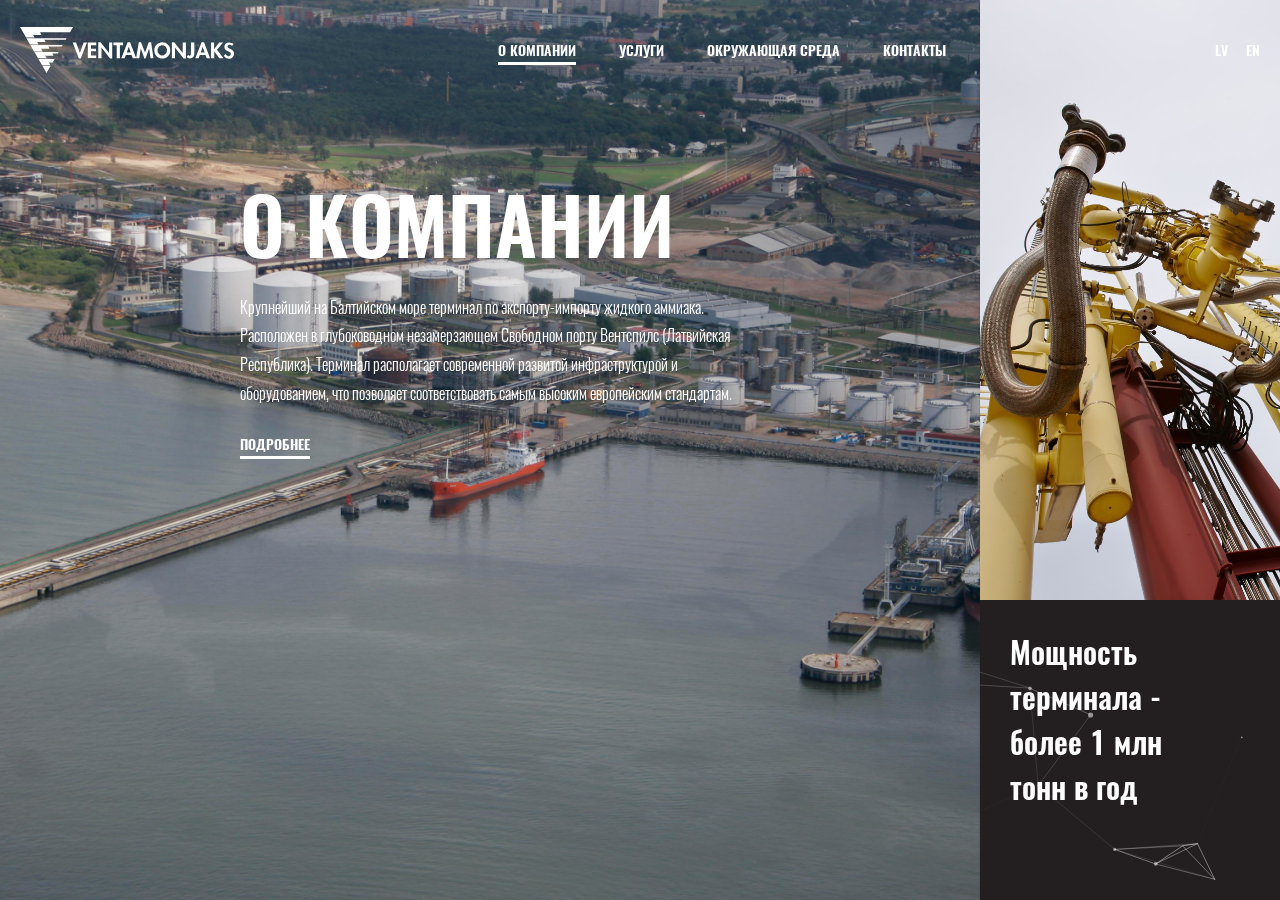
<file: index.html@lang=ru.html>
<!DOCTYPE html>
<html lang="ru">
<head>
	<meta charset="UTF-8">
	<meta http-equiv="Content-Type" content="text/html; charset=UTF-8" />
<meta name="robots" content="index, follow" />
<meta name="keywords" content="Keywords" />
<meta name="description" content="Description" />

	<title>Ventamonjaks</title>
	<meta name="viewport" content="width=device-width, initial-scale=1, user-scalable=1">
	<meta http-equiv="X-UA-Compatible" content="IE=Edge" />
	<meta name="format-detection" content="telephone=no">
	<meta name="apple-mobile-web-app-capable" content="yes">
	<meta name="mobile-web-app-capable" content="yes">
	<meta name="SKYPE_TOOLBAR" content="SKYPE_TOOLBAR_PARSER_COMPATIBLE" />
	<style>
		@font-face {
			font-family: 'Oswald-DemiBold';
			src: url('fonts/oswald/oswalddemibold.eot');
			src: url('fonts/oswald/oswalddemibold.eot?#iefix') format('embedded-opentype'),
			url('fonts/oswald/oswalddemibold.woff') format('woff'),
			url('fonts/oswald/oswalddemibold.ttf') format('truetype'),
			url('fonts/oswald/oswalddemibold.svg#oswalddemibold') format('svg');
			font-weight: normal;
			font-style: normal;
		}
	</style>
	<!--link rel="stylesheet" href="css/main/main.scss"-->
	<link rel="stylesheet" href="css/main/main.css">

	<!--script src="/js/pace.modified.js"></script-->

	<link rel="icon" type="image/svg+xml" href="img/favicon.svg">
	<link rel="icon" sizes="16x16 32x32 48x48 64x64" href="img/favicon.ico">
	<!--[if IE]><link rel="shortcut icon" href="img/favicon.ico"><![endif]-->
</head>
<body>
	<div id="panel">
			</div>
<div class="content js-scroll-event-listener">
	<!--div class="intro-loading">
		<div class="radial-progress" id="radial-progress" data-progress="1">
			<div class="circle">
				<div class="mask full" id="mask_full">
					<div class="fill" id="circle_fill1"></div>
				</div>
				<div class="mask half">
					<div class="fill" id="circle_fill2"></div>
					<div class="fill fix" id="circle_fill_fix"></div>
				</div>
				<div class="shadow"></div>
			</div>
			<div class="inset" id="scene">
				<div class="percentage layer" data-depth="0.10">
					<div class="numbers"><span id="numbers">-</span></div>
				</div>
				<figure class="logo logo--loading layer" data-depth="0.2"></figure>
			</div>
		</div>
	</div-->
	<header class="main-header">
		<div class="inner h100">
			<div class="h100 flex justify--space-between align-items--center">
				<a
					href="index.html@lang=ru.html"
					class=""
					>
					<figure class="logo logo--main-header"></figure>
				</a>
				<div class="mobile-nav">
					<nav class="main-nav main-nav__fade-out">
						<ul class="main-nav__items">
							<li class="main-nav__item">
								<a
									href="0"
									class="main-nav__link js-nav-link"
									>О КОМПАНИИ</a>
							</li>
							<li class="main-nav__item">
								<a
									href="1"
									class="main-nav__link js-nav-link"
									>УСЛУГИ</a>
							</li>
							<li class="main-nav__item">
								<a
									href="2"
									class="main-nav__link js-nav-link"
									>ОКРУЖАЮЩАЯ СРЕДА</a>
							</li>
							<!--<li class="main-nav__item">
								<a
									href="3"
									class="main-nav__link js-nav-link"
									>Новости</a>
							</li>-->
							<li class="main-nav__item">
								<a
									href="3"
									class="main-nav__link js-nav-link"
									>КОНТАКТЫ</a>
							</li>
						</ul>
					</nav>
					<nav class="language-nav text-align--right main-nav__fade-out">
														<a href="index.html" class="language-nav__link">LV</a>							<a href="index.html@lang=en.html" class="language-nav__link">EN</a>					</nav>
				</div>
				<div class="burger js-burger">
					<div class="table">
						<div class="table-cell">
							<div class="g100 center">
								<div class="burger-bars">
									<div class="burger-bars__bar"></div>
								</div>
							</div>
						</div>
					</div>
				</div>
			</div>
		</div>
	</header>
	<main role="main">    <div id="particles-js" class="particles-js mobile-full-height-fix particles-js--brown"></div>

<section id="section-2" class="section js-section">
    <div class="cancel-inheritance">
        <div class="content-block content-block--large content-block--top-left">
            <div class="text-block text-block--2">
                <h2 class="main-heading">
                    <span class="line">
                        <span class="line__content line__content--1">О КОМПАНИИ</span>
                    </span>
                </h2>
                <div class="editor-text text-animation">
                    <p>Крупнейший на Балтийском море терминал по экспорту-импорту жидкого аммиака. Расположен в глубоководном незамерзающем Свободном порту Вентспилс (Латвийская Республика). Терминал располагает современной развитой инфраструктурой и оборудованием, что позволяет соответствовать самым высоким европейским стандартам. </p>
                </div>
                <a href="#article-1" class="read-more js-read-more">
                    <span class="read-more__line">
                        <span class="read-more__line-content">ПОДРОБНЕЕ</span>
                    </span>
                </a>
            </div>
            <div class="slide-in slide-in--left">
                <figure class="content-block__image image--2-1">
                    <div class="content-block__image-overlay"></div>
                </figure>
            </div>
        </div>
        <div class="content-block content-block--middle content-block--top-right">
            <div class="slide-in slide-in--top">
                <figure class="content-block__image image--2-2">
                    <div class="content-block__image-overlay"></div>
                </figure>
            </div>
        </div>
        <div class="content-block content-block--small content-block--bottom-right">
            <div class="important-text-block">
                <div class="important-text important-text-larger">
					<p>Мощность терминала - более 1 млн тонн в год</p>
                </div>
            </div>
        </div>
    </div>
</section>

<section id="section-1" class="section js-section">
    <div class="cancel-inheritance">
        <div class="content-block content-block--full-width content-block--top-left">
            <div class="h100 flex direction--column justify--center align-items--center">
                <div class="text-block text-block--3 float--left">
                    <h2 class="main-heading float--left">
                        <span class="line">
                            <span class="line__content line__content--1">УСЛУГИ</span>
                        </span>
                    </h2>
                    <div class="bits">
                        <div class="bit bit--small">
                            <div class="bit-text">
                                <span class="line">
                                    <span class="line__content line__content--1 bit-delay--1">ПРИЕМ АММИАКА</span>
                                </span>
                            </div>
                            <a href="#article-2" class="read-more js-read-more bit-delay--1">
                                <span class="read-more__line">
                                    <span class="read-more__line-content bit-delay--1">ПОДРОБНЕЕ</span>
                                </span>
                            </a>
                        </div>
                        <div class="bit bit--small">
                            <div class="bit-text">
                                <span class="line">
                                    <span class="line__content line__content--1 bit-delay--1">ВРЕМЕННОЕ ХРАНЕНИЕ</span>
                                </span>
                            </div>
                            <!--<a href="#article-2" class="read-more js-read-more bit-delay--1">
                                <span class="read-more__line">
                                    <span class="read-more__line-content bit-delay--1">ПОДРОБНЕЕ</span>
                                </span>
                            </a>-->
                        </div>
						<div class="bit bit--small bit--borderX">
                            <div class="bit-text">
                                <span class="line">
									<span class="line__content line__content--2 bit-delay--2">ОТГРУЗКА АММИАКА</span>
                                </span>
                            </div>
                            <!--<a href="#article-3" class="read-more js-read-more bit-delay--2">
                                <span class="read-more__line">
                                    <span class="read-more__line-content bit-delay--2">ПОДРОБНЕЕ</span>
                                </span>
                            </a>-->
                        </div>
<!--                         <div class="bit bit--large">
                            <div class="bit-text">
                                <span class="line">
                                    <span class="line__content line__content--3 bit-delay--3">Обслуживание и обеспечение технологических процессов.</span>
                                </span>
                            </div>
                            <a href="#article-4" class="read-more js-read-more bit-delay--3">
                                <span class="read-more__line">
                                    <span class="read-more__line-content bit-delay--3">ПОДРОБНЕЕ</span>
                                </span>
                            </a>
                        </div> -->
                    </div>
                </div>
            </div>
            <div class="slide-in slide-in--bottom">
                <figure class="content-block__image image--3-1">
                    <div class="content-block__image-overlay"></div>
                </figure>
            </div>
        </div>
    </div>
</section>
<section id="section-3" class="section js-section">
    <div class="cancel-inheritance">
        <div class="content-block content-block--large content-block--top-left">
            <div class="text-block text-block--5">
                <h2 class="main-heading text-shadow">
                    <span class="line">
                        <span class="line__content line__content--1">ОКРУЖАЮЩАЯ</span>
                    </span>
                    <span class="line">
                        <span class="line__content line__content--2">СРЕДА</span>
                    </span>
                </h2>
                <div class="editor-text text-animation text-shadow editor-text--text-block-5">
                    <p>Деятельность «Ventamonjaks» отвечает международным требованиям по качеству и безопасности.</p>
                </div>
                <a href="#article-8" class="read-more js-read-more text-shadow">
                    <span class="read-more__line">
                        <span class="read-more__line-content">ПОДРОБНЕЕ</span>
                    </span>
                </a>
            </div>
            <div class="slide-in slide-in--left">
                <figure class="content-block__image image--5-1">
                    <div class="content-block__image-overlay"></div>
                </figure>
            </div>
        </div>
        <div class="content-block content-block--middle content-block--top-right">
            <div class="slide-in slide-in--top">
                <figure class="content-block__image image--5-2">
                    <div class="content-block__image-overlay"></div>
                </figure>
            </div>
        </div>
        <div class="content-block content-block--small content-block--bottom-right">
            <div class="important-text-block">
                <div class="important-text">
                    <p>В полном соответствии с разрешением категории В на деятельность, наносящую нагрузку на экологию №. VE16IB0013</p>
                </div>
            </div>

        </div>
    </div>
</section><section id="section-5" class="section section--blue js-section">
    <div class="cancel-inheritance">
        <div class="contacts">
            <div class="h100 flex direction--column justify--center align-items--center">
                <div class="text-block text-block--6">
                    <div class="main-heading">
                        <span class="line">
                            <span class="line__content line__content--1">
                                <figure class="logo logo--contacts"></figure>
                            </span>
                        </span>
                    </div>
                    <div class="editor-text text-animation contacts-text contacts-text2">
                        <p>SIA Ventamonjaks<br>
                            Ул. Дзинтару 66, Вентспилс, LV-3602, Латвия<br>
                            Тел.: + 371 636 60902<br>
                            <br>
                            Эл.почта : office@ventamonjaks.lv<br>
                               
                            </p>
                    </div>
                </div>
            </div>
        </div>
    </div>
</section>
<article id="article-1" class="article js-normal-scroll">
    <div class="js-close-article">
        <svg
            x="0px" y="0px"
            viewBox="0 0 34 34"
            width="34"
            height="34"
            style="enable-background:new 0 0 34 34;"
            xml:space="preserve"
            class="close article__close"
            >
        <polygon class="close-fill" points="34,2.2 31.8,0 17,14.8 2.2,0 0,2.2 14.8,17 0,31.8 2.2,34 17,19.2 31.8,34 34,31.8 19.2,17 "/>
        </svg>
    </div>
    <div class="article__scroll">
        <div class="inner inner--1100">
            <div class="editor-text c-brown">
            <h2 class="c-blue">О КОМПАНИИ</h2>
<p>
<img style="padding:0;" width="420" alt="image_3.jpeg" src="upload/medialibrary/b7a/b7a001707587d34adaaf3e2923b4b8c1.jpeg" height="610" title="image_3.jpeg" class="float--left"><br>
</p>
<p class="clear"></p>
<p>
	<b>Терминал «Ventamonjaks» (Вентамоньякс)</b> – крупнейший на Балтийском море терминал по экспорту-импорту жидкого аммиака. Расположен в глубоководном незамерзающем Свободном порту Вентспилс (Латвийская Республика). Терминал построен по проекту американской компании Oxidental Petroleum corporation и введен в эксплуатацию в 1977 году. Проектная мощность терминала 1 млн. тонн в год. Терминал располагает современной развитой инфраструктурой и оборудованием, позволяющими увеличить объемы перегрузки аммиака до 1,5 млн. тонн в год. Глубоководный причал с рабочей осадкой 14,2 м расположен в защищенной внутренней акватории порта, что позволяет производить непрерывную обработку танкеров грузоподъемностью до 115 000 тонн. Высокотехнологичные эстакады слива аммиака позволяют обрабатывать до 250 железнодорожных цистерн в сутки.
</p>
<p>
	 С 2014 года SIA «Ventamonjaks» (ООО «Вентамоньякс») находится в совместном владении группы «УРАЛХИМ» (55%) и латвийского партнера – компании Halcyon Capital (45%).
</p>
<p>
	Деятельность компании и техническая эксплуатация аммиачного терминала осуществляются в соответствии с требованиями действующего законодательства и нормативов Латвийской Республики в области безопасности и защиты окружающей среды, а также соответствующих международных правил и Кодекса по охране судов и портового оборудования. По заключению независимых европейских экспертов и соответствующих государственных органов Латвии аммиачный терминал «Ventamonjaks» по техническому состоянию, влиянию на окружающую среду и уровню безопасности признан соответствующим современным европейским стандартам. 
</p>            </div>
        </div>
    </div>
</article>

<article id="article-2" class="article js-normal-scroll">
    <div class="js-close-article">
        <svg
            x="0px" y="0px"
            viewBox="0 0 34 34"
            width="34"
            height="34"
            style="enable-background:new 0 0 34 34;"
            xml:space="preserve"
            class="close article__close"
            >
        <polygon class="close-fill" points="34,2.2 31.8,0 17,14.8 2.2,0 0,2.2 14.8,17 0,31.8 2.2,34 17,19.2 31.8,34 34,31.8 19.2,17 "/>
        </svg>
    </div>
    <div class="article__scroll">
        <div class="inner inner--1100">
            <div class="editor-text c-brown">
            <h2 class="c-blue">ПРИЕМ АММИАКА / ВРЕМЕННОЕ ХРАНЕНИЕ / ОТГРУЗКА АММИАКА</h2>
<p>
 <img width="420" alt="image_3.jpeg" src="upload/medialibrary/7e3/7e372a28888d61124c6353f97dfee034.png" height="610" style="padding: 0 25px 10px 0;" title="image_3.jpeg" class="float--left">
</p>
<p>
	<span class="odb20">Проектная пропускная способность:</span><br>
	1 млн т/год.
</p>
<p>
	<span class="odb20">Фактически достигнутая пропускная способность:</span><br>
	1,3 млн т/год.
</p>
<p>
	<span class="odb20">НИАП регламентная пропускная способность:</span><br>
	1,5 млн т/год.
</p>
<div class="clear">
</div>
 <span class="odb20" style="margin-top: 30px; display: block;color:#383636;">Терминал предназначен для:</span>
<ul>
	<li>приема сжиженного аммиака из железнодорожных цистерн и морских судов;</li>
	<li>временного хранения аммиака в двух изотермических резервуарах ST-1; ST-2 при температуре минус 33оС. Максимальное количество хранимого аммиака 54&nbsp;381 т;</li>
	<li>отгрузки аммиака в морские танкеры.</li>
</ul>
 <span class="odb20" style="margin-top: 30px; display: block;color:#383636;">Технологический процесс предусматривает выполнение следующих операций:</span>
<ul>
	<li>слив сжиженного аммиака из железнодорожных цистерн на двух эстакадах слива с 36 и 18 точками слива (одновременная постановка 54 цистерн);</li>
	<li>охлаждение сжиженного аммиака;</li>
	<li>хранение сжиженного аммиака в двух изотермических резервуарах ST-1; ST-2 при температуре минус 33оС.</li>
	<li>налив сжиженного аммиака из резервуаров в танкеры-газовозы, cкорость погрузки – до 1200 т/час;</li>
	<li>прием сжиженного аммиака из танкеров в береговые изотермические резервуары, скорость выгрузки 400 т/ час;</li>
	<li>циркуляция холодного аммиака по схеме резервуары→ причал №36→резервуары в период отсутствия судов на погрузке;</li>
	<li>сжигание аварийных и технологических выбросов на факельной установке; </li>
	<li>испарение и подача пропановой смеси на горелки факельной установки.</li>
	<li>автономное обеспечение электроэнергией оборудования цикла хранения от аварийного дизель-генератора.</li>
</ul>            </div>
        </div>
    </div>
</article>

<article id="article-3" class="article js-normal-scroll">
    <div class="js-close-article">
        <svg
            x="0px" y="0px"
            viewBox="0 0 34 34"
            width="34"
            height="34"
            style="enable-background:new 0 0 34 34;"
            xml:space="preserve"
            class="close article__close"
            >
        <polygon class="close-fill" points="34,2.2 31.8,0 17,14.8 2.2,0 0,2.2 14.8,17 0,31.8 2.2,34 17,19.2 31.8,34 34,31.8 19.2,17 "/>
        </svg>
    </div>
    <div class="article__scroll">
        <div class="inner inner--1100">
            <div class="editor-text c-brown">
            <h2 class="c-blue">PAR MUMS</h2>
<p>
 <img width="630" alt="ventspils.jpg" src="upload/medialibrary/2e2/2e2eff37716a3b89e52db7948d614608.jpg" height="420" title="ventspils.jpg" class="float--left"><br>
</p>
<p>
	 SIA Ventamonjaks serviss ir dibināta 2006.gada nogalē, reorganizējot AS Ventamonjaks – ilggadēju šķidro ķīmisko un naftas produktu tranzītpakalpojumu sniedzēju Ventspils brīvostā.
</p>
<p>
	 SIA Ventamonjaks serviss sniedz plašu pakalpojumu klāstu vairākiem ostas termināļiem – attiecīgo produktu izliešanu un uzglabāšanu krasta rezervuāros, kravu partiju komplektēšanu un iekraušanu tankkuģos, kā arī nepieciešamās dokumentācijas noformēšanu.
</p>
<p>
	 Uzņēmuma darbības kvalitāti attiecīgi vadības un vides pārvaldības jomā apliecina saņemtie ISO 9001:2008 un ISO 14001:2004 sertifikāti, kā arī Latvijas Jūras administrācijas sertifikāts, kas apliecina uzņēmuma aizsardzības sistēmas atbilstību Starptautiskajam kuģu un ostas iekārtu aizsardzības kodeksam (ISPS code).
</p>
<p>
	 Uzņēmuma nepārtrauktais darbs ļauj apstrādāt līdz pat 250 dzelzceļa cisternām diennaktī un trīs dziļūdens piestātnēs apkalpot kuģus ar kravnesību līdz 60 000 tonnu.
</p>
<hr>
<p>
 <img width="420" alt="stradnieks.jpg" src="upload/medialibrary/151/1516b608a021107cead222823ffc44f1.jpg" height="610" title="stradnieks.jpg" class="float--right"><br>
</p>
<p>
	 SIA Ventamonjaks serviss strādā vairāk nekā 350 augsti kvalificēti darbinieki ar ilggadēju darba pieredzi, turklāt SIA Ventamonjaks serviss izmanto ES līdzekļus pastāvīgā savu darbinieku profesionālā apmācībā.
</p>
<p>
	 Ir daudz variantu ar Lorem Ipsum teksta fragmentiem, bet lielākajā daļā no tiem ir veikti dažāda veida labojumi, piemēram, humoristiski iespraudumi vai nejauši vārdi, kas pat aptuveni nav līdzīgi latīņu valodai. Ja jums ir nepieciešams Lorem Ipsum teksta fragments jums ir jābūt pārliecinātiem, ka tekstā nav nekā nepieņemama. Bez tam visi internetā esošie Lorem Ipsum ģeneratori, pārsvarā izmanto vienu un to pašu teksta fragmentu, kas tiek atkārtots, lai iegūtu vajadzīgo teksta daudzumu. Tas padara šeit piedāvāto ģeneratoru par pirmo precīzo Lorem Ipsum interneta ģeneratoru. Tas izmanto vārdnīcu ar vairāk kā 200 latīņu valodas vārdiem, kā arī vairākus teikumu struktūras veidošanas paraugus, kā rezultātā, iegūtais Lorem Ipsum ir teksta principiem atbilstošs, tajā nav rindkopas, kas atkārtojas, iestarpināti humoristiski vai neesoši vārdi.
</p>
<p>
	 Ir daudz variantu ar Lorem Ipsum teksta fragmentiem, bet lielākajā daļā no tiem ir veikti dažāda veida labojumi, piemēram, humoristiski iespraudumi vai nejauši vārdi, kas pat aptuveni nav līdzīgi latīņu valodai. Ja jums ir nepieciešams Lorem Ipsum teksta fragments jums ir jābūt pārliecinātiem, ka tekstā nav nekā nepieņemama. Bez tam visi internetā esošie Lorem Ipsum ģeneratori, pārsvarā izmanto vienu un to pašu teksta fragmentu, kas tiek atkārtots, lai iegūtu vajadzīgo teksta daudzumu. Tas padara šeit piedāvāto ģeneratoru par pirmo precīzo Lorem Ipsum interneta ģeneratoru. Tas izmanto vārdnīcu ar vairāk kā 200 latīņu valodas vārdiem, kā arī vairākus teikumu struktūras veidošanas paraugus, kā rezultātā, iegūtais Lorem Ipsum ir teksta principiem atbilstošs, tajā nav rindkopas, kas atkārtojas, iestarpināti humoristiski vai neesoši vārdi.
</p>
<p>
	 Ir daudz variantu ar Lorem Ipsum teksta fragmentiem, bet lielākajā daļā no tiem ir veikti dažāda veida labojumi, piemēram, humoristiski iespraudumi vai nejauši vārdi, kas pat aptuveni nav līdzīgi latīņu valodai. Ja jums ir nepieciešams Lorem Ipsum teksta fragments jums ir jābūt pārliecinātiem, ka tekstā nav nekā nepieņemama. Bez tam visi internetā esošie Lorem Ipsum ģeneratori, pārsvarā izmanto vienu un to pašu teksta fragmentu, kas tiek atkārtots, lai iegūtu vajadzīgo teksta daudzumu. Tas padara šeit piedāvāto ģeneratoru par pirmo precīzo Lorem Ipsum interneta ģeneratoru. Tas izmanto vārdnīcu ar vairāk kā 200 latīņu valodas vārdiem, kā arī vairākus teikumu struktūras veidošanas paraugus, kā rezultātā, iegūtais Lorem Ipsum ir teksta principiem atbilstošs, tajā nav rindkopas, kas atkārtojas, iestarpināti humoristiski vai neesoši vārdi.
</p>            </div>
        </div>
    </div>
</article>

<article id="article-4" class="article js-normal-scroll">
    <div class="js-close-article">
        <svg
            x="0px" y="0px"
            viewBox="0 0 34 34"
            width="34"
            height="34"
            style="enable-background:new 0 0 34 34;"
            xml:space="preserve"
            class="close article__close"
            >
        <polygon class="close-fill" points="34,2.2 31.8,0 17,14.8 2.2,0 0,2.2 14.8,17 0,31.8 2.2,34 17,19.2 31.8,34 34,31.8 19.2,17 "/>
        </svg>
    </div>
    <div class="article__scroll">
        <div class="inner inner--1100">
            <div class="editor-text c-brown">
            <h2 class="c-blue">ОБСЛУЖИВАЕНИЕ И ОБЕСПЕЧЕНИЕ ТЕХНОЛОГИЧЕСКИХ ПРОЦЕССОВ</h2>
<p>
<img style="padding: 0 25px 10px 0;" src="upload/medialibrary/a79/a7932d46f7dda4a5ba7af32cf71e8521.png" width="420" alt="image_3.jpeg" height="610" title="image_3.jpeg" class="float--left" />
</p>
<p>
	<span class="odb20">Обеспечение технологических процессов</span>
</p>
<p>
	Обслуживание терминала осуществляют специалисты предприятия ООО Ventamonjaks serviss, сертифицированного согласно требованиям ISO 9001:2008 и ISO 14001:2004. Кроме того, сертификат Латвийской морской администрации подтверждает соответствие системы охраны терминала Международному кодексу по охране судов и портового оборудования.
</p>
<p>
	<a href="https://www.iso.org/standard/60857.html" target="_blank" style="text-decoration:none;"> 
   		<img style="padding-left:0;" src="upload/medialibrary/488/48850253c9723857510d0edf6ec660c5.png" alt="iso-9001-v2.png" />
		<img src="upload/medialibrary/0fa/0fa5124366bcd8dc5542af18802e1db2.png" alt="iso-14001-v2.png" />
	</a>
</p>            </div>
        </div>
    </div>
</article>

<article id="article-8" class="article js-normal-scroll">
    <div class="js-close-article">
        <svg
            x="0px" y="0px"
            viewBox="0 0 34 34"
            width="34"
            height="34"
            style="enable-background:new 0 0 34 34;"
            xml:space="preserve"
            class="close article__close"
            >
        <polygon class="close-fill" points="34,2.2 31.8,0 17,14.8 2.2,0 0,2.2 14.8,17 0,31.8 2.2,34 17,19.2 31.8,34 34,31.8 19.2,17 "/>
        </svg>
    </div>
    <div class="article__scroll">
        <div class="inner inner--1100">
            <div class="editor-text c-brown">
            <h2><span style="color: #1465b5;">ОКРУЖАЮЩАЯ&nbsp;СРЕДА</span></h2>
 <img width="630" alt="ventspils.jpg" src="upload/medialibrary/2e2/2e2eff37716a3b89e52db7948d614608.jpg" height="420" style="padding: 0 40px 30px 0;" title="ventspils.jpg" class="float--left">
Деятельность «Ventamonjaks» отвечает международным требованиям по качеству и безопасности, и направлена на обеспечение работы терминала, поддержание в надлежащем техническом состоянии всего оборудования, его эксплуатацию и реновацию в соответствии с требованиями действующих нормативов.<br>
 Исходя из требований законодательства Латвийской Республики, деятельность «Ventamonjaks» осуществляется в соответствии с: <br>
 <br>
 - Разрешением на ведение коммерческой деятельности в Вентспилсском свободном порту, выданным Правлением Вентспилсского свободного порта;<br>
 - Удостоверением об использовании подъездных железнодорожных путей, выданным латвийской Государственной железнодорожной администрацией;<br>
 - Разрешением категории В на деятельность, наносящую нагрузку на экологию №. VE16IB0013, выданным Региональным управлением среды; <br>
 <br>
<p>
	 Отчет по безопасности комплекса перегрузки аммиака «Ventamonjaks» регулярно актуализируется и пополняется в соответствии с расчетами существующих рисков, выполняемыми по самым современным методикам.
</p>
<hr>
<p>
 <img width="420" alt="stradnieks.jpg" src="upload/medialibrary/c54/c540a9bea1a3aca51afb4e3437556b0a.png" height="610" style="padding: 10px 11px 10px 40px;" title="stradnieks.jpg" class="float--right">
	Все условия разрешения категории B выполняются в полном объеме, что постоянно контролируется государственными надзорными органами. Ежегодно предприятие готовит отчет о выполнении разрешения и предоставляет его в Вентспилское региональное управление окружающей среды.
</p>
<p>
	 Согласно законодательным актам Латвийской республики, «Ventamonjaks» соответствует критериям директивы SEVESO. Инспекционная комиссия SEVESO каждый год проводит на терминале комплексные проверки, в которых участвуют инспектора отдела по надзору Государственной службы среды, инспектора по особо опасным объектам с риском производственных аварий Государственной пожарно-спасательной службы, инспектора Центра защиты прав потребителей, инспектора Государственной инспекции по труду, специалисты отдела охраны среды Вентспилской городской думы, инспектор по охране среды Вентспилского свободного порта и прочие ответственные должностные лица государственных органов и самоуправляемых организаций.
</p>
<p>
	 Результаты таких проверок отражаются в Общем инспекционном рапорте о комплексной проверке и приложенных к нему актах проверки отдельных служб.&nbsp;
</p>
<p>
</p>
<p>
	 Терминал сертифицирован в соответствии с требованиями ISO 14001: 2015
</p>
 <a href="https://www.iso.org/standard/60857.html" target="_blank"><img alt="iso-14001-v2.png" src="upload/medialibrary/0fa/0fa5124366bcd8dc5542af18802e1db2.png"></a><br>
<p>
</p>
            </div>
        </div>
    </div>
</article>
</main>
</div>
<script src="https://ajax.googleapis.com/ajax/libs/jquery/2.1.4/jquery.min.js"></script>
<script src="js/libs/jquery.parallax.js"></script>
<script src="js/libs/wheel-indicator.js"></script>
<script src="js/libs/particles.min.js"></script>
<script src="js/libs/lucid.js"></script>
<script src="js/libs/sly.min.js"></script>
<script src="js/main.js"></script>
</body>
</html>
</file>
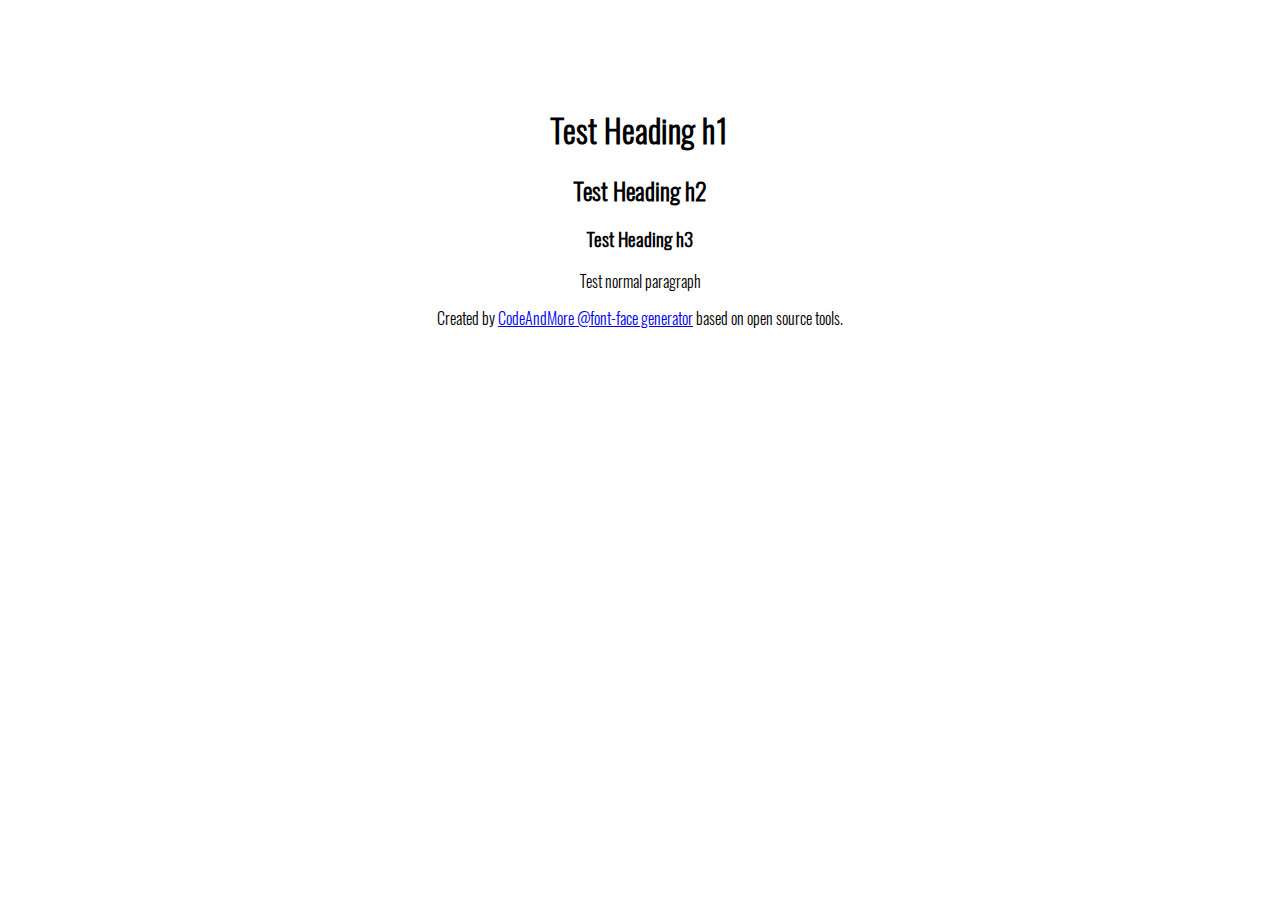
<file: fonts/oswald/oswaldlight.html>
<!DOCTYPE html PUBLIC "-//W3C//DTD XHTML 1.0 Transitional//EN" "http://www.w3.org/TR/xhtml1/DTD/xhtml1-transitional.dtd">
				<html xmlns="http://www.w3.org/1999/xhtml">
				<head>
				<meta http-equiv="Content-Type" content="text/html; charset=utf-8" />
				<title>CodeAndMore @font-face Demo</title>
				<style type="text/css">
				@font-face {
						font-family: 'Oswald-Light';
						src: url('oswaldlight.eot');
						src: url('oswaldlight.eot?#iefix') format('embedded-opentype'),
								 url('oswaldlight.woff') format('woff'),
								 url('oswaldlight.ttf') format('truetype'),
								 url('oswaldlight.svg#oswaldlight') format('svg');
						font-weight: normal;
						font-style: normal;
				}
				</style>
				</head>

				<body style="font-family:'Oswald-Light'; padding: 80px; text-align: center;">
				<h1>Test Heading h1</h1>
				<h2>Test Heading h2</h2>
				<h3>Test Heading h3</h3>
				<p>Test normal paragraph</p>
				<p>Created by <a href="http://fontface.codeandmore.com">CodeAndMore @font-face generator</a> based on open source tools.</p>
				</body>
				</html>
</file>
<file: css/main/main.css>
/*@font-face {
    font-family: 'Oswald-DemiBold';
    src: url('../../fonts/oswald/oswalddemibold.eot');
    src: url('../../fonts/oswald/oswalddemibold.eot?#iefix') format('embedded-opentype'),
             url('../../fonts/oswald/oswalddemibold.woff') format('woff'),
             url('../../fonts/oswald/oswalddemibold.ttf') format('truetype'),
             url('../../fonts/oswald/oswalddemibold.svg#oswalddemibold') format('svg');
    font-weight: normal;
    font-style: normal;
}*/
@font-face {
  font-family: 'Oswald-Light';
  src: url("../../fonts/oswald/oswaldlight.eot");
  src: url("../../fonts/oswald/oswaldlight.eot?#iefix") format("embedded-opentype"), url("../../fonts/oswald/oswaldlight.woff") format("woff"), url("../../fonts/oswald/oswaldlight.ttf") format("truetype"), url("../../fonts/oswald/oswaldlight.svg#oswaldlight") format("svg");
  font-weight: normal;
  font-style: normal; }
*,
*:before,
*:after {
  box-sizing: border-box; }

html {
  margin: 0;
  padding: 0;
  width: 100%;
  height: 100%;
  font-family: sans-serif;
  -ms-text-size-adjust: 100%;
  -webkit-text-size-adjust: 100%;
  -webkit-font-smoothing: antialiased;
  -moz-osx-font-smoothing: grayscale; }

body {
  margin: 0;
  padding: 0;
  width: 100%;
  height: 100%; }

ticle,
aside,
details,
figcaption,
figure,
footer,
header,
hgroup,
main,
nav,
section,
summary {
  display: block; }

audio,
canvas,
progress,
video {
  display: inline-block;
  vertical-align: baseline; }

audio:not([controls]) {
  display: none;
  height: 0; }

[hidden],
template {
  display: none; }

a {
  background-color: transparent;
  text-decoration: none;
  outline: none;
  -webkit-tap-highlight-color: rgba(255, 255, 255, 0);
  -webkit-tap-highlight-color: transparent;
  cursor: pointer; }

a:active,
a:hover {
  outline: none;
  -webkit-tap-highlight-color: rgba(255, 255, 255, 0);
  -webkit-tap-highlight-color: transparent; }

a[href^=tel] {
  text-decoration: none; }

abbr[title] {
  border-bottom: 1px dotted; }

b,
strong {
  font-weight: bold; }

dfn {
  font-style: italic; }

h1,
h2,
h3,
h4,
h5,
h6,
p,
blockquote {
  margin: 0px;
  font-weight: 300; }

ul,
ol {
  margin: 0;
  padding: 0; }

i {
  font-style: italic; }

mark {
  background-color: #ff0;
  color: #000; }

small {
  font-size: 80%; }

sub,
sup {
  font-size: 75%;
  line-height: 0;
  position: relative;
  vertical-align: baseline; }

sup {
  top: -0.5em; }

sub {
  bottom: -0.25em; }

img {
  border: 0;
  image-rendering: optimizeQuality; }

svg:not(:root) {
  overflow: hidden; }

figure {
  margin: 0px; }

hr {
  box-sizing: content-box;
  height: 0; }

pre {
  overflow: auto; }

code,
kbd,
pre,
samp {
  font-family: monospace, monospace;
  font-size: 1em; }

button,
input,
optgroup,
select,
textarea {
  color: inherit;
  font: inherit;
  margin: 0;
  padding: 0;
  outline: 0;
  -webkit-tap-highlight-color: rgba(255, 255, 255, 0);
  -webkit-tap-highlight-color: transparent;
  -webkit-appearance: none;
  border-radius: 0; }

button {
  overflow: visible; }

button,
select {
  text-transform: none;
  -webkit-tap-highlight-color: rgba(255, 255, 255, 0);
  -webkit-tap-highlight-color: transparent; }

select::-ms-expand {
  display: none; }

select:-moz-focusring {
  color: transparent;
  text-shadow: 0 0 0 #000; }

button,
html input[type="button"],
input[type="reset"],
input[type="submit"] {
  -webkit-appearance: button;
  cursor: pointer;
  -webkit-tap-highlight-color: rgba(255, 255, 255, 0);
  -webkit-tap-highlight-color: transparent; }

button[disabled],
html input[disabled] {
  cursor: default; }

button::-moz-focus-inner,
input::-moz-focus-inner {
  border: 0;
  padding: 0; }

input:-moz-submit-invalid {
  box-shadow: none; }

input:-moz-ui-invalid {
  box-shadow: none; }

input {
  line-height: normal; }

input[type="checkbox"],
input[type="radio"] {
  box-sizing: border-box;
  padding: 0; }

input[type="number"]::-webkit-inner-spin-button,
input[type="number"]::-webkit-outer-spin-button {
  height: auto; }

input[type="search"] {
  -webkit-appearance: textfield;
  box-sizing: border-box; }

input[type="search"]::-webkit-search-cancel-button,
input[type="search"]::-webkit-search-decoration {
  -webkit-appearance: none; }

input::-ms-clear {
  display: none; }

fieldset {
  border: 0px;
  margin: 0px;
  padding: 0px; }

legend {
  border: 0;
  padding: 0; }

textarea {
  overflow: auto;
  resize: none; }

optgroup {
  font-weight: bold; }

table {
  border-collapse: collapse;
  border-spacing: 0; }

td,
th {
  padding: 0; }

hr {
  margin: 0px 0px 0px 0px;
  padding: 0px 0px 0px 0px;
  border-width: 1px;
  border-style: solid;
  border-bottom: none;
  border-right: none;
  border-left: none;
  border-top: none;
  background-color: #000;
  height: 1px;
  width: 100%; }

.cf:before,
.cf:after {
  content: " ";
  /* 1 */
  display: table;
  /* 2 */ }

.cf:after {
  clear: both; }

@-ms-viewport {
  width: device-width; }
.section {
  position: absolute;
  top: 0;
  left: 0;
  width: 100%;
  height: 100%;
  overflow: hidden;
  z-index: 1; }

.section.active {
  z-index: 2; }

@media only screen and (max-width: 1024px) {
  main {
    float: left;
    width: 100%; }

  .section {
    position: relative;
    float: left;
    height: 100vh; }

  .section--blue {
    background-color: #0066b0; } }
@media only screen and (max-width: 768px) {
  .section {
    height: auto; } }
body {
  -webkit-text-size-adjust: none;
  position: relative; }

.content {
  width: 100%;
  height: 100%;
  font-family: 'Oswald-Light', sans-serif, arial;
  font-size: 16px;
  line-height: 1.5;
  font-weight: 300;
  color: #ffffff;
  background-color: #231f20; }

.inner {
  width: 100%;
  margin: 0 auto;
  padding: 0px 20px; }

.inner--1100 {
  max-width: 1100px; }

@media only screen and (max-width: 1024px) {
  .content {
    float: left;
    height: auto;
    width: 100%; } }
.grid {
  display: -webkit-box;
  display: -webkit-flex;
  display: -ms-flexbox;
  display: flex;
  -webkit-flex-wrap: wrap;
  -ms-flex-wrap: wrap;
  flex-wrap: wrap;
  list-style: none;
  margin: 0;
  padding: 0; }

.grid--gutters {
  margin: 1px 0px 0px -15px; }

.grid-cell {
  -webkit-box-flex: 1;
  -webkit-flex: 1;
  -ms-flex: 1;
  flex: 1; }

.grid--gutters > .grid-cell {
  padding: 0px 0 0px 15px; }

.float-grid__cell-33 {
  float: left;
  width: 33.33%; }

@media only screen and (max-width: 1200px) {
  .grid-cell--one-third {
    -webkit-box-flex: 0;
    -webkit-flex: 0 0 50%;
    -ms-flex: 0 0 50%;
    flex: 0 0 50%; }

  .float-grid__cell-33 {
    width: 50%; } }
@media only screen and (max-width: 640px) {
  .float-grid__cell-33 {
    width: 100%; }

  .grid-cell--one-third {
    -webkit-box-flex: 0;
    -webkit-flex: 0 0 100%;
    -ms-flex: 0 0 100%;
    flex: 0 0 100%; } }
/* HELPER CLASSES */
.float--left {
  float: left; }

.float--right {
  float: right; }

.clear {
  clear: both; }

.table {
  display: table;
  height: 100%;
  width: 100%;
  table-layout: fixed; }

.table-cell {
  display: table-cell;
  vertical-align: middle; }

.align--top {
  vertical-align: top; }

.align--bottom {
  vertical-align: bottom; }

.align--middle {
  vertical-align: middle; }

.inline-block {
  display: inline-block; }

.hidden {
  display: none; }

.absolute {
  position: absolute;
  top: 0px; }

.relative {
  position: relative; }

.text-align--center {
  text-align: center; }

.text-align--left {
  text-align: left; }

.text-align--right {
  text-align: right; }

.uppercase {
  text-transform: uppercase; }

.capitalize {
  text-transform: capitalize; }

.overflow--auto {
  overflow: auto;
  height: 100%; }

.overflow--hidden {
  overflow: hidden; }

.multicolumn--2 {
  -webkit-column-count: 2;
  -moz-column-count: 2;
  column-count: 2;
  -webkit-column-gap: 20px;
  -moz-column-gap: 20px;
  column-gap: 20px; }

.disable--select {
  -webkit-user-select: none;
  -moz-user-select: none;
  -ms-user-select: none;
  user-select: none; }

.grabbing--cursor {
  ursor: move;
  cursor: -webkit-grabbing !important;
  cursor: grabbing !important; }

.underline {
  text-decoration: underline; }

/* FLEXBOX */
.flex {
  display: -webkit-flex;
  display: -ms-flexbox;
  display: flex; }

/* flex-wrap */
.wrap--nowrap {
  -webkit-flex-wrap: nowrap;
  flex-wrap: nowrap; }

.wrap--wrap {
  -webkit-flex-wrap: wrap;
  flex-wrap: wrap; }

.wrap--wrap-reverse {
  -webkit-flex-wrap: wrap-reverse;
  flex-wrap: wrap-reverse; }

/* flex-grow */
.grow--1 {
  -webkit-flex-grow: 1;
  flex-grow: 1; }

.grow--2 {
  -webkit-flex-grow: 2;
  flex-grow: 2; }

.grow--3 {
  -webkit-flex-grow: 3;
  flex-grow: 3; }

/* flex-shrink */
.shrink--3 {
  -webkit-flex-shrink: 3;
  flex-shrink: 3; }

/* order */
.order--5 {
  -webkit-order: 5;
  -ms-order: 5;
  order: 5; }

/* flex-direction */
.direction--column {
  -webkit-flex-direction: column;
  -ms-flex-direction: column;
  flex-direction: column; }

.direction--column-reverse {
  -webkit-flex-direction: column-reverse;
  -ms-flex-direction: column-reverse;
  flex-direction: column-reverse; }

.direction--row {
  -webkit-flex-direction: row;
  -ms-flex-direction: row;
  flex-direction: row; }

.direction--row-reverse {
  -webkit-flex-direction: row-reverse;
  -ms-flex-direction: row-reverse;
  flex-direction: row-reverse; }

/* justify-content */
.justify--start {
  -webkit-justify-content: flex-start;
  -ms-justify-content: flex-start;
  justify-content: flex-start; }

.justify--end {
  -webkit-justify-content: flex-end;
  -ms-justify-content: flex-end;
  justify-content: flex-end; }

.justify--center {
  -webkit-justify-content: center;
  -ms-flex-pack: center;
  justify-content: center; }

.justify--space-between {
  -webkit-justify-content: space-between;
  -ms-flex-pack: space-between;
  justify-content: space-between; }

.justify--space-around {
  -webkit-justify-content: space-around;
  -ms-flex-pack: space-around;
  justify-content: space-around; }

/* align-items */
.align-items--start {
  -webkit-align-items: flex-start;
  -ms-flex-align: flex-start;
  align-items: flex-start; }

.align-items--end {
  -webkit-align-items: flex-end;
  -ms-flex-align: flex-end;
  align-items: flex-end; }

.align-items--center {
  -webkit-align-items: center;
  -ms-flex-align: center;
  align-items: center; }

.align-items--baseline {
  -webkit-align-items: baseline;
  -ms-flex-align: baseline;
  align-items: baseline; }

.align-items--stretch {
  -webkit-align-items: stretch;
  -ms-flex-align: stretch;
  align-items: stretch; }

/* BACKGROUND COLORS */
.bgc-white {
  background-color: #ffffff; }

.bgc-black {
  background-color: #000000; }

/* PADDINGS AND MARGINS */
.top-padding--60 {
  padding-top: 60px; }

.top-bottom-paddings--30 {
  padding-top: 30px;
  padding-bottom: 30px; }

.top-bottom-paddings--60 {
  padding-top: 60px;
  padding-bottom: 60px; }

.top-margin--10 {
  margin-top: 10px; }

.top-margin--20 {
  margin-top: 20px; }

.top-margin--30 {
  margin-top: 30px; }

.top-margin--50 {
  margin-top: 50px; }

.top-margin--60 {
  margin-top: 60px; }

.bottom-margin--10 {
  margin-bottom: 10px; }

.bottom-margin--15 {
  margin-bottom: 15px; }

.bottom-margin--20 {
  margin-bottom: 20px; }

.bottom-margin--30 {
  margin-bottom: 30px; }

.bottom-margin--50 {
  margin-bottom: 50px; }

.bottom-margin--60 {
  margin-bottom: 60px; }

/* Oswald-ExtraLight */
.oel12 {
  font-family: 'Oswald-Light';
  font-weight: 300;
  font-size: 12px;
  line-height: 1.5; }

.oel13 {
  font-family: 'Oswald-Light';
  font-weight: 300;
  font-size: 13px;
  line-height: 1.5; }

.oel14 {
  font-family: 'Oswald-Light';
  font-weight: 300;
  font-size: 14px;
  line-height: 1.5; }

.oel15 {
  font-family: 'Oswald-Light';
  font-weight: 300;
  font-size: 15px;
  line-height: 1.5; }

.oel16 {
  font-family: 'Oswald-Light';
  font-weight: 300;
  font-size: 16px;
  line-height: 1.5; }

.oel17 {
  font-family: 'Oswald-Light';
  font-weight: 300;
  font-size: 17px;
  line-height: 1.5; }

.oel18 {
  font-family: 'Oswald-Light';
  font-weight: 300;
  font-size: 18px;
  line-height: 1.5; }

.oel19 {
  font-family: 'Oswald-Light';
  font-weight: 300;
  font-size: 19px;
  line-height: 1.5; }

.oel20 {
  font-family: 'Oswald-Light';
  font-weight: 300;
  font-size: 20px;
  line-height: 1.5; }

.oel22 {
  font-family: 'Oswald-Light';
  font-weight: 300;
  font-size: 22px;
  line-height: 1.5; }

.oel24 {
  font-family: 'Oswald-Light';
  font-weight: 300;
  font-size: 24px;
  line-height: 1.5; }

.oel26 {
  font-family: 'Oswald-Light';
  font-weight: 300;
  font-size: 26px;
  line-height: 1.5; }

.oel28 {
  font-family: 'Oswald-Light';
  font-weight: 300;
  font-size: 28px;
  line-height: 1.5; }

.oel30 {
  font-family: 'Oswald-Light';
  font-weight: 300;
  font-size: 30px;
  line-height: 1.5; }

.oel32 {
  font-family: 'Oswald-Light';
  font-weight: 300;
  font-size: 32px;
  line-height: 1.5; }

.oel34 {
  font-family: 'Oswald-Light';
  font-weight: 300;
  font-size: 34px;
  line-height: 1.5; }

.oel36 {
  font-family: 'Oswald-Light';
  font-weight: 300;
  font-size: 36px;
  line-height: 1.5; }

.oel38 {
  font-family: 'Oswald-Light';
  font-weight: 300;
  font-size: 38px;
  line-height: 1.5; }

.oel40 {
  font-family: 'Oswald-Light';
  font-weight: 300;
  font-size: 40px;
  line-height: 1.5; }

.oel42 {
  font-family: 'Oswald-Light';
  font-weight: 300;
  font-size: 42px;
  line-height: 1.5; }

.oel44 {
  font-family: 'Oswald-Light';
  font-weight: 300;
  font-size: 44px;
  line-height: 1.5; }

.oel46 {
  font-family: 'Oswald-Light';
  font-weight: 300;
  font-size: 46px;
  line-height: 1.5; }

.oel68 {
  font-family: 'Oswald-Light';
  font-weight: 300;
  font-size: 68px;
  line-height: 1.5; }

/* Oswald-DemiBold */
.odb12 {
  font-family: 'Oswald-DemiBold';
  font-weight: 300;
  font-size: 12px;
  line-height: 1.5; }

.odb13 {
  font-family: 'Oswald-DemiBold';
  font-weight: 300;
  font-size: 13px;
  line-height: 1.5; }

.odb14 {
  font-family: 'Oswald-DemiBold';
  font-weight: 300;
  font-size: 14px;
  line-height: 1.5; }

.odb15 {
  font-family: 'Oswald-DemiBold';
  font-weight: 300;
  font-size: 15px;
  line-height: 1.5; }

.odb16 {
  font-family: 'Oswald-DemiBold';
  font-weight: 300;
  font-size: 16px;
  line-height: 1.5; }

.odb17 {
  font-family: 'Oswald-DemiBold';
  font-weight: 300;
  font-size: 17px;
  line-height: 1.5; }

.odb18 {
  font-family: 'Oswald-DemiBold';
  font-weight: 300;
  font-size: 18px;
  line-height: 1.5; }

.odb19 {
  font-family: 'Oswald-DemiBold';
  font-weight: 300;
  font-size: 19px;
  line-height: 1.5; }

.odb20 {
  font-family: 'Oswald-DemiBold';
  font-weight: 300;
  font-size: 20px;
  line-height: 1.5; }

.odb22 {
  font-family: 'Oswald-DemiBold';
  font-weight: 300;
  font-size: 22px;
  line-height: 1.5; }

.odb24 {
  font-family: 'Oswald-DemiBold';
  font-weight: 300;
  font-size: 24px;
  line-height: 1.5; }

.odb26 {
  font-family: 'Oswald-DemiBold';
  font-weight: 300;
  font-size: 26px;
  line-height: 1.5; }

.odb28 {
  font-family: 'Oswald-DemiBold';
  font-weight: 300;
  font-size: 28px;
  line-height: 1.5; }

.odb30 {
  font-family: 'Oswald-DemiBold';
  font-weight: 300;
  font-size: 30px;
  line-height: 1.5; }

.odb32 {
  font-family: 'Oswald-DemiBold';
  font-weight: 300;
  font-size: 32px;
  line-height: 1.5; }

.odb34 {
  font-family: 'Oswald-DemiBold';
  font-weight: 300;
  font-size: 34px;
  line-height: 1.5; }

.odb36 {
  font-family: 'Oswald-DemiBold';
  font-weight: 300;
  font-size: 36px;
  line-height: 1.5; }

.odb38 {
  font-family: 'Oswald-DemiBold';
  font-weight: 300;
  font-size: 38px;
  line-height: 1.5; }

.odb40 {
  font-family: 'Oswald-DemiBold';
  font-weight: 300;
  font-size: 40px;
  line-height: 1.5; }

.odb42 {
  font-family: 'Oswald-DemiBold';
  font-weight: 300;
  font-size: 42px;
  line-height: 1.5; }

.odb44 {
  font-family: 'Oswald-DemiBold';
  font-weight: 300;
  font-size: 44px;
  line-height: 1.5; }

.odb46 {
  font-family: 'Oswald-DemiBold';
  font-weight: 300;
  font-size: 46px;
  line-height: 1.5; }

.odb68 {
  font-family: 'Oswald-DemiBold';
  font-weight: 300;
  font-size: 68px;
  line-height: 1.5; }

@font-face {
  font-family: 'sinfoniettariga';
  src: url("../../../fonts/frontend/sinfoniettariga/sinfoniettariga.eot?ru58qc");
  src: url("../../../fonts/frontend/sinfoniettariga/sinfoniettariga.eot?ru58qc#iefix") format("embedded-opentype"), url("../../../fonts/frontend/sinfoniettariga/sinfoniettariga.ttf?ru58qc") format("truetype"), url("../../../fonts/frontend/sinfoniettariga/sinfoniettariga.woff?ru58qc") format("woff"), url("../../../fonts/frontend/sinfoniettariga/sinfoniettariga.svg?ru58qc#sinfoniettariga") format("svg");
  font-weight: normal;
  font-style: normal; }
[class^="i-"]:before, [class*=" i-"]:before {
  font-family: 'sinfoniettariga';
  speak: none;
  font-style: normal;
  font-weight: normal;
  font-variant: normal;
  text-transform: none;
  line-height: 1; }

.i-arrow2-down:before {
  content: "\e907"; }

.i-arrow2-left:before {
  content: "\e90b"; }

.i-arrow2-right:before {
  content: "\e90c"; }

.i-arrow2-up:before {
  content: "\e90d"; }

.i-arrow-down:before {
  content: "\e900"; }

.i-arrow-left:before {
  content: "\e901"; }

.i-arrow-right:before {
  content: "\e902"; }

.i-arrow-up:before {
  content: "\e903"; }

.i-draugiem:before {
  content: "\e904"; }

.i-facebook:before {
  content: "\e905"; }

.i-gallery:before {
  content: "\e906"; }

.i-play:before {
  content: "\e908"; }

.i-search:before {
  content: "\e909"; }

.i-twitter:before {
  content: "\e90a"; }

/* COLORS */
.c-white {
  color: #ffffff; }

.c-black {
  color: #000000; }

.c-brown {
  color: #231f20; }

.c-blue {
  color: #1465b5; }

/* WIDTHS */
.h100 {
  height: 100%; }

.w100 {
  width: 100%;
  float: left; }

.article {
  position: fixed;
  top: 0;
  left: 0;
  z-index: 8;
  background-color: rgba(255, 255, 255, 0.95);
  width: 100%;
  height: 100%;
  opacity: 0;
  visibility: hidden;
  overflow: hidden;
  transform: scale(1.1);
  transition: all 0.4s;
  will-change: transform; }

.article.animate {
  opacity: 1;
  visibility: visible;
  transform: scale(1);
  transition: all 0.8s; }

.article__scroll {
  height: 100%;
  overflow: auto;
  padding: 5vh 0px;
  opacity: 0;
  visibility: hidden;
  will-change: transform; }

.article__scroll.animate {
  opacity: 1;
  visibility: visible; }

.article__close {
  position: absolute;
  top: 30px;
  right: 40px;
  z-index: 2; }

.js-close-article {
  cursor: pointer; }

.close-fill {
  fill: #0066B0; }

.background-video-wrap {
  position: absolute;
  top: 0;
  left: 0;
  bottom: 0;
  right: 0;
  width: 100%;
  height: 100%;
  overflow: hidden;
  z-index: 1; }

.background-video {
  min-width: 100%;
  min-height: 100%;
  margin: 0 auto;
  display: block;
  position: absolute;
  top: 50%;
  left: 50%;
  -webkit-transform: translate(-50%, -50%);
  -ms-transform: translate(-50%, -50%);
  transform: translate(-50%, -50%);
  z-index: 1;
  transform-origin: center; }

.mobile-video-fallback {
  position: absolute;
  top: 0;
  left: 0;
  width: 100%;
  height: 100%;
  background-size: cover;
  background-position: 20% 50%;
  /* display: none; */
  z-index: 0; }

.background-video--2 {
  transform: scale(2) translate(4%, -5%); }

.background-video--3 {
  transform: scale(2) translate(0%, 0%); }

.background-video--4 {
  transform: scale(2) translate(7%, -4%); }

/* BURGER */
.burger {
  display: none;
  float: left;
  clear: left;
  width: 30px;
  height: 24px;
  text-align: center;
  cursor: pointer;
  cursor: pointer;
  position: relative;
  -webkit-transition: 0.1s  -webkit-transform linear;
  transition: 0.1s transform linear;
  z-index: 21; }

.burger-bars {
  background: 0;
  height: 24px;
  width: 100%;
  outline: 0;
  padding: 0;
  border: 0;
  position: relative;
  display: block; }

.burger-bars__bar,
.burger-bars__bar::before,
.burger-bars__bar::after {
  position: absolute;
  background-color: #ffffff;
  margin: auto;
  width: 100%;
  height: 4px;
  border-radius: 0px;
  content: '';
  top: 50%;
  left: 0;
  -webkit-transition: 0.2s background-color linear 0.1s, 0.2s top linear 0.2s, 0.2s -webkit-transform linear;
  transition: 0.2s background-color linear 0.1s, 0.2s top linear 0.2s, 0.2s transform linear; }

.burger.active .burger-bars__bar,
.burger.active .burger-bars__bar::before,
.burger.active .burger-bars__bar::after {
  /* background-color: #0066b0; */ }

.burger-bars__bar {
  margin-top: -2px; }

.burger-bars__bar::before {
  top: -9px; }

.burger-bars__bar::after {
  top: 9px; }

.burger-bars__bar::before,
.burger-bars__bar::after {
  -webkit-transform: rotate(0deg);
  -ms-transform: rotate(0deg);
  transform: rotate(0deg); }

.burger.active .burger-bars__bar {
  background: 0; }

.burger.active .burger-bars__bar::before {
  -webkit-transform: rotate(45deg);
  -ms-transform: rotate(45deg);
  transform: rotate(45deg); }

.burger.active .burger-bars__bar::after {
  -webkit-transform: rotate(-45deg);
  -ms-transform: rotate(-45deg);
  transform: rotate(-45deg); }

.burger.active .burger-bars__bar::before,
.burger.active .burger-bars__bar::after {
  top: 0; }

.burger.active .burger-bars__bar,
.burger.active .burger-bars__bar::before,
.burger.active .burger-bars__bar::after {
  -webkit-transition: 0.2s background linear 0.1s, 0.2s top linear, 0.2s -webkit-transform linear 0.2s;
  transition: 0.2s background linear 0.1s, 0.2s top linear, 0.2s transform linear 0.2s; }

@media only screen and (max-width: 1024px) {
  .burger {
    display: block; } }
/* BUTTONS */
.btn {
  display: inline-block;
  border-width: 1px;
  border-style: solid;
  border-radius: 0px;
  cursor: pointer;
  position: relative;
  overflow: hidden;
  -moz-user-select: none;
  -webkit-user-select: none;
  -ms-user-select: none;
  user-select: none;
  -webkit-transition: color 0.3s, border 0.3s, background 0.3s;
  transition: color 0.3s, border 0.3s, background 0.3s;
  text-align: center;
  font-family: 'Oswald-Light';
  font-weight: 300;
  font-size: 22px;
  background-clip: padding-box;
  text-transform: uppercase; }

.btn--40 {
  height: 40px;
  line-height: 38px;
  padding: 0px 30px; }

.btn--icon {
  padding-right: 55px; }

.btn--icon:before {
  position: absolute;
  top: 50%;
  right: 20px;
  margin: -12px 0px 0px 0px;
  font-size: 24px;
  transition: right 0.3s; }

.btn--white-transparent {
  background-color: transparent;
  border-color: #ffffff;
  color: #ffffff; }

.btn--blue {
  background-color: #00ADEE;
  border-color: #00ADEE; }

.btn--white-hover:hover {
  background-color: #ffffff;
  border-color: #ffffff;
  color: #404041; }

.btn--white-transparent-hover:hover {
  background-color: transparent;
  border-color: #ffffff;
  color: #ffffff; }

.btn--icon-hover:hover:before {
  right: 17px; }

.btn--loading:after {
  content: '';
  float: right;
  position: relative;
  top: 50%;
  width: 18px;
  height: 18px;
  margin: -9px 0 0 15px;
  border-style: solid;
  border-bottom-color: transparent;
  border-width: 2px;
  border-radius: 50%;
  -webkit-animation: loadingSpin 1s infinite linear;
  animation: loadingSpin 1s infinite linear; }

@-webkit-keyframes loadingSpin {
  from {
    -webkit-transform: rotate(0deg);
    transform: rotate(0deg); }
  to {
    -webkit-transform: rotate(360deg);
    transform: rotate(360deg); } }
@keyframes loadingSpin {
  from {
    -webkit-transform: rotate(0deg);
    transform: rotate(0deg); }
  to {
    -webkit-transform: rotate(360deg);
    transform: rotate(360deg); } }
/* CLICK CIRCLE */
.click-circle {
  position: fixed;
  width: 15px;
  height: 15px;
  background-color: rgba(0, 173, 238, 0.6);
  border-radius: 50%;
  z-index: 999999999;
  -webkit-transform: scale(1);
  -ms-transform: scale(1);
  transform: scale(1);
  opacity: 1; }

.click-circle.scale {
  -webkit-animation: ripple 0.3s linear;
  animation: ripple 0.3s linear; }

@-webkit-keyframes ripple {
  100% {
    opacity: 0;
    -webkit-transform: scale(1.5);
    transform: scale(1.5); } }
@keyframes ripple {
  100% {
    opacity: 0;
    -webkit-transform: scale(1.5);
    transform: scale(1.5); } }
.contacts {
  width: 100%;
  float: left;
  height: 100%;
  position: absolute;
  top: 0px; }

.contacts-text {
  margin: 0px 0px 0px 82px; }

@media only screen and (max-width: 768px) {
  .contacts {
    position: relative;
    float: left;
    height: auto; } }
@media only screen and (max-width: 480px) {
  .contacts-text {
    margin: 0px 0px 0px 24%; } }
.content-block {
  position: absolute;
  height: 100%;
  overflow: hidden;
  z-index: 1; }

.section.active .content-block {
  z-index: 2; }

.content-block--full-width {
  width: 100%; }

.content-block--large {
  width: calc(100% - 400px); }

.content-block--middle {
  width: 400px;
  height: calc(100% - 400px); }

.content-block--small {
  width: 400px;
  height: 400px; }

.content-block--full-top {
  width: 100%;
  height: calc(100vh - 400px); }

.content-block--66-bottom {
  height: 400px;
  width: calc(100vw - 400px); }

.content-block--33-bottom {
  width: 400px;
  height: 400px; }

.content-block--top-left {
  top: 0;
  left: 0; }

.content-block--top-right {
  top: 0;
  right: 0; }

.content-block--bottom-left {
  bottom: 0;
  left: 0; }

.content-block--bottom-right {
  bottom: 0;
  right: 0; }

.content-block__image {
  position: absolute;
  top: 0px;
  left: 0px;
  width: 100%;
  height: 100%;
  background-size: cover;
  background-position: 50% 50%;
  transform: scale(1);
  transform-origin: right;
  transition: transform 25s linear; }

.section.animate .content-block__image {
  transform: scale(1.1); }

.IE .section.animate .content-block__image,
.msie .section.animate .content-block__image {
  transform: scale(1); }

.content-block__image-overlay {
  position: absolute;
  top: 0;
  left: 0;
  width: 100%;
  height: 100%;
  background-color: #000000;
  opacity: 0;
  z-index: 2;
  transform: translate3d(0, 0, 0); }

.slide-in {
  position: absolute;
  top: 0px;
  left: 0px;
  width: 100%;
  height: 100%;
  overflow: hidden;
  transition: transform 0.8s cubic-bezier(0.345, 0.005, 0.07, 1); }

.slide-in--left {
  transform: translate3d(-100%, 0%, 0); }

.slide-in--right {
  transform: translate3d(100%, 0%, 0); }

.slide-in--top {
  transform: translate3d(0%, -100%, 0); }

.slide-in--bottom {
  transform: translate3d(0%, 100%, 0); }

.animate .slide-in {
  transform: translate3d(0%, 0%, 0); }

.image--2-1 {
  background-image: url(../../img/large-image--section-2.jpg); }

.image--2-2 {
  background-image: url(../../img/small-image--section-2.jpg);
  background-position: 0% 0%; }

.image--3-1 {
  background-image: url(../../img/large-image--section-3.jpg);
  background-position: 80% 50%; }

.image--4-1 {
  background-image: url(../../img/large-image--section-4.jpg); }

.image--4-2 {
  background-image: url(../../img/small-image--section-4.jpg); }

.image--5-1 {
  background-image: url(../../img/large-image--section-5.jpg);
  background-position: 50% 40%; }

.image--5-2 {
  background-image: url(../../img/small-image--section-5.jpg); }

@media only screen and (min-width: 1921px) {
  .content-block--large {
    width: calc(100% - 500px); }

  .content-block--middle {
    width: 500px;
    height: calc(100% - 500px); }

  .content-block--small {
    width: 500px;
    height: 500px; }

  .content-block--full-top {
    height: calc(100vh - 500px); }

  .content-block--66-bottom {
    height: 500px;
    width: calc(100vw - 500px); }

  .content-block--33-bottom {
    width: 500px;
    height: 500px; } }
@media only screen and (max-width: 1920px) {
  .content-block--large {
    width: calc(100% - 400px); }

  .content-block--middle {
    width: 400px;
    height: calc(100% - 400px); }

  .content-block--small {
    width: 400px;
    height: 400px; } }
@media only screen and (max-width: 1366px) {
  .content-block--large {
    width: calc(100% - 300px); }

  .content-block--middle {
    width: 300px;
    height: calc(100% - 300px); }

  .content-block--small {
    width: 300px;
    height: 300px; }

  .content-block--full-top {
    height: calc(100vh - 300px); }

  .content-block--66-bottom {
    height: 300px;
    width: calc(100vw - 300px); }

  .content-block--33-bottom {
    width: 300px;
    height: 300px; } }
@media only screen and (max-width: 1024px) {
  .content-block--large {
    width: 100%;
    height: calc(100% - 300px); }

  .content-block--middle {
    width: calc(100% - 300px);
    height: 300px;
    bottom: 0;
    left: 0;
    right: inherit;
    top: inherit; }

  .content-block--small {
    left: inherit;
    right: 0; }

  .slide-in {
    transform: translate3d(0%, 0%, 0); } }
@media only screen and (max-width: 960px) {
  .content-block--66-bottom {
    width: 50%; }

  .content-block--33-bottom {
    width: 50%; }

  .content-block__image-overlay {
    opacity: 0.2; } }
@media only screen and (max-width: 768px) {
  .content-block {
    position: relative;
    height: auto;
    float: left; }

  .content-block--large {
    position: relative;
    float: left;
    height: calc(100% - 50vw); }

  .content-block--middle {
    position: relative;
    float: left;
    width: 50%;
    height: 50vw; }

  .content-block--small {
    position: relative;
    float: left;
    width: 50%;
    height: 50vw; }

  .content-block--full-top {
    position: relative;
    float: left;
    height: auto; }

  .content-block--66-bottom {
    width: 100%;
    position: relative;
    float: left; }

  .content-block--33-bottom {
    display: none; } }
@media only screen and (max-width: 480px) {
  .content-block--full-width {
    position: relative;
    float: left;
    width: 100vw;
    padding: 0px 0px 0px 0px; }

  .content-block--large {
    width: 100%;
    height: auto;
    padding: 0px 0px 0px 0px; } }
/* EDITOR TEXT */
.editor-text ul {
  padding: 0px 0px 0px 0px;
  margin: 0px 0px 15px 0px;
  list-style: none; }

.editor-text ul li {
  font-family: 'Oswald-Light';
  font-weight: 300;
  font-size: 16px;
  line-height: 1.5;
  position: relative;
  margin-top: 10px;
  padding: 0 0px 0 15px; }

.editor-text ul li:before {
  content: '';
  display: block;
  width: 8px;
  height: 8px;
  background-color: #A12931;
  border-radius: 50%;
  position: absolute;
  top: 6px;
  left: 0px; }

.editor-text ol {
  padding-left: 20px;
  margin: 0px 0px 15px 0px; }

.editor-text ol li {
  font-family: 'Oswald-Light';
  font-weight: 300;
  font-size: 16px;
  line-height: 1.5;
  padding: 0px 0px 10px 0px; }

.editor-text p {
  font-family: 'Oswald-Light';
  font-weight: 300;
  font-size: 18px;
  line-height: 1.8;
  margin: 0px 0px 25px 0px; }

.editor-text h1 {
  font-family: 'Oswald-Light';
  font-weight: 300;
  font-size: 26px;
  line-height: 1.5;
  margin: 0px 0px 15px 0px;
  color: #00ADEE;
  text-transform: uppercase; }

.editor-text h2 {
  font-family: 'Oswald-Light';
  font-weight: 300;
  font-size: 26px;
  line-height: 1.5;
  margin: 0px 0px 50px 0px; }

.editor-text h3 {
  font-family: 'Oswald-Light';
  font-weight: 300;
  font-size: 24px;
  line-height: 1.5;
  margin: 0px 0px 15px 0px;
  color: #00ADEE; }

.editor-text h4 {
  font-family: 'Oswald-Light';
  font-weight: 300;
  font-size: 22px;
  line-height: 1.5;
  margin: 0px 0px 15px 0px;
  color: #00ADEE; }

.editor-text blockquote {
  font-family: 'Oswald-Light';
  font-weight: 300;
  font-size: 14px;
  line-height: 1.5;
  padding-bottom: 15px;
  padding: 0px 20px; }

.editor-text a {
  font-family: 'Oswald-Light';
  font-weight: 300;
  font-size: 22px;
  line-height: 1.5;
  color: #00ADEE;
  text-decoration: underline; }

.editor-text a:hover {
  text-decoration: inherit; }

.editor-text table {
  width: 100%;
  margin: 0px 0px 15px 0px; }

.editor-text img {
  max-width: 100%;
  padding: 10px;
  width: auto;
  height: auto; }

.editor-text strong {
  font-family: 'Oswald-Light';
  font-weight: 300; }

.editor-text em {
  font-style: italic; }

.editor-text u {
  text-decoration: underline; }

.editor-text s {
  text-decoration: line-through; }

.editor-text hr {
  background-color: transparent;
  margin: 0px 0px 15px 0px; }

@media only screen and (min-width: 1921px) {
  .editor-text p {
    font-size: 22px; } }
@media only screen and (max-width: 1920px) {
  .editor-text p {
    font-size: 18px; } }
@media only screen and (max-width: 1366px) {
  .editor-text p {
    font-size: 16px; } }
@media only screen and (max-width: 768px) {
  .editor-text p {
    font-size: 16px;
    margin: 0px 0px 15px 0px; } }
.important-text-block {
  position: relative;
  z-index: 2;
  padding: 30px 30px;
  width: 85%;
  transform: translate3d(0, 0, 0); }

.important-text {
  display: block;
  margin: 0px 0px 20px 0px;
  transform: translateY(20px) translateZ(0);
  transition: transform 0.8s cubic-bezier(0.345, 0.005, 0.07, 1), opacity 0.8s cubic-bezier(0.345, 0.005, 0.07, 1);
  opacity: 0;
  display: block; }

.important-text p {
  font-family: 'Oswald-DemiBold';
  font-weight: 300;
  font-size: 22px;
  line-height: 1.5;
  color: #ffffff; }

.section.animate .important-text {
  transform: translateY(0) translateZ(0);
  opacity: 1;
  transition-delay: 0.7s;
  transition-duration: 1.2s; }

@media only screen and (min-width: 1921px) {
  .important-text-block {
    padding: 60px 70px; }

  .important-text p {
    font-size: 28px; }

  .important-text.important-text-larger p {
    font-size: 36px; } }
@media only screen and (max-width: 1920px) {
  .important-text p {
    font-size: 22px; }

  .important-text.important-text-larger p {
    font-size: 30px; } }
@media only screen and (max-width: 1366px) {
  .important-text p {
    font-size: 20px; }

  .important-text.important-text-larger p {
    font-size: 30px; } }
@media only screen and (max-width: 1024px) {
  .important-text {
    opacity: 1;
    transform: translateY(0px) translateZ(0); } }
@media only screen and (max-width: 768px) {
  .important-text-block {
    width: 100%; } }
@media only screen and (max-width: 480px) {
  .important-text-block {
    padding: 15px; }

  .important-text {
    margin: 0px 0px 0px 0px; }

  .important-text p {
    font-size: 14px; }

  .important-text.important-text-larger p {
    font-size: 14px; } }
.intro {
  height: 100vh; }

@media only screen and (max-width: 1024px) {
  .intro__center {
    -webkit-justify-content: flex-start;
    -ms-justify-content: flex-start;
    justify-content: flex-start; } }
@media only screen and (max-width: 768px) {
  .intro {
    min-height: 530px; } }
@media (orientation: landscape) and (max-width: 767px) {
  .intro {
    min-height: 530px; } }
.intro-loading {
  position: fixed;
  top: 0;
  left: 0;
  width: 100%;
  height: 100%;
  background-color: #0066b0;
  z-index: 20;
  overflow: hidden;
  opacity: 1;
  visibility: visible;
  transition: all 0.8s; }

.pace-done .intro-loading {
  opacity: 0;
  visibility: hidden; }

.radial-progress {
  position: absolute;
  top: 50%;
  left: 50%;
  transform: translate3d(-50%, -50%, 0px);
  width: 100%;
  text-align: center;
  height: 310px; }

.radial-progress .circle {
  display: none; }

.radial-progress .circle .mask,
.radial-progress .circle .fill,
.radial-progress .circle .shadow {
  width: 120px;
  height: 120px;
  position: absolute;
  -webkit-border-radius: 50%;
  border-radius: 50%; }

.radial-progress .circle .shadow {
  -webkit-box-shadow: 6px 6px 10px rgba(0, 0, 0, 0.2) inset;
  box-shadow: 6px 6px 10px rgba(0, 0, 0, 0.2) inset; }

.radial-progress .circle .mask,
.radial-progress .circle .fill {
  -webkit-backface-visibility: hidden;
  -webkit-transition: -webkit-transform 1s;
  transition: -webkit-transform 1s;
  transition: -ms-transform 1s;
  -o-transition: -o-transform 1s;
  transition: transform 1s;
  -webkit-border-radius: 50%;
  border-radius: 50%; }

.radial-progress .circle .mask {
  clip: rect(0px, 120px, 120px, 60px); }

.radial-progress .circle .mask .fill {
  clip: rect(0px, 60px, 120px, 0px);
  background-color: #97a71d; }

.radial-progress .inset {
  height: 100%; }

.radial-progress .inset .percentage {
  top: 0px !important;
  bottom: inherit !important; }

.radial-progress .inset .percentage .numbers {
  -webkit-transition: width 1s;
  -o-transition: width 1s;
  transition: width 1s; }

.radial-progress .inset .percentage .numbers span {
  color: #ffffff;
  line-height: 200px;
  font-size: 210px;
  font-family: 'Oswald-DemiBold'; }

.radial-progress[data-progress="0"] .circle .mask.full,
.radial-progress[data-progress="0"] .circle .fill {
  -webkit-transform: rotate(0deg);
  -ms-transform: rotate(0deg);
  -o-transform: rotate(0deg);
  transform: rotate(0deg); }

.radial-progress[data-progress="0"] .circle .fill.fix {
  -webkit-transform: rotate(0deg);
  -ms-transform: rotate(0deg);
  -o-transform: rotate(0deg);
  transform: rotate(0deg); }

.radial-progress[data-progress="1"] .circle .mask.full,
.radial-progress[data-progress="1"] .circle .fill {
  -webkit-transform: rotate(1.8deg);
  -ms-transform: rotate(1.8deg);
  -o-transform: rotate(1.8deg);
  transform: rotate(1.8deg); }

.radial-progress[data-progress="1"] .circle .fill.fix {
  -webkit-transform: rotate(3.6deg);
  -ms-transform: rotate(3.6deg);
  -o-transform: rotate(3.6deg);
  transform: rotate(3.6deg); }

.numbers-precentage {
  font-size: 105px !important; }

.language-nav__link {
  font-family: 'Oswald-DemiBold';
  font-weight: 300;
  font-size: 14px;
  line-height: 1.5;
  color: #ffffff;
  text-transform: uppercase;
  padding: 0px 0px 5px 0px;
  margin: 0px 0px 0px 15px; }

@media only screen and (min-width: 1921px) {
  .language-nav {
    width: 520px; }

  .language-nav__link {
    font-size: 18px; } }
@media only screen and (max-width: 1920px) {
  .language-nav {
    width: 420px; } }
@media only screen and (max-width: 1366px) {
  .language-nav {
    width: 320px; } }
@media only screen and (max-width: 1200px) {
  .language-nav {
    width: auto; } }
@media only screen and (max-width: 1024px) {
  .language-nav {
    float: left;
    width: 100%;
    text-align: center;
    overflow: hidden; }

  .language-nav__link {
    color: #ffff;
    margin: 0px 6px 0px 6px;
    display: inline-block;
    transform: translate(0%, 30px);
    transition: transform 0.8s ease-out 0.8s;
    font-size: 20px; }

  .mobile-nav.active .language-nav__link {
    -webkit-transform: translate(0%, 0px);
    -ms-transform: translate(0%, 0px);
    transform: translate(0%, 0px); } }
.logo {
  background-image: url(../../img/logo.svg);
  background-repeat: no-repeat;
  background-position: 50% 50%;
  background-size: contain; }

.logo--loading {
  width: 100%;
  height: 72px;
  display: inline-block;
  bottom: 0px !important;
  top: inherit !important; }

.logo--main-header {
  width: 214px;
  height: 46px;
  background-size: 214px 46px; }

.logo--contacts {
  width: 330px;
  height: 71px;
  background-size: 330px 71px;
  background-repeat: no-repeat; }

@media only screen and (max-width: 1024px) {
  .logo--main-header {
    width: 150px;
    height: 32px;
    background-size: 150px 32px; } }
@media only screen and (max-width: 480px) {
  .logo--contacts {
    width: 260px;
    height: 56px;
    background-size: 260px 56px; } }
/* LOADING ANIMATION */
.center-loading-bg {
  position: absolute;
  top: 0;
  left: 0;
  width: 100%;
  height: 100%;
  background-color: rgba(241, 242, 242, 0.74);
  z-index: 1; }

.center-loading {
  position: absolute;
  top: 50%;
  left: 50%;
  -webkit-transform: translate(-50%, -50%);
  -ms-transform: translate(-50%, -50%);
  transform: translate(-50%, -50%);
  z-index: 1; }

.bouncywrap {
  position: relative; }

.dotcon {
  display: block;
  float: left;
  width: 50px;
  position: absolute; }

.dc1 {
  -webkit-animation: bouncy1 1.5s infinite;
  left: -40px;
  -webkit-animation: bouncy1 1.5s infinite;
  animation: bouncy1 1.5s infinite; }

.dc2 {
  -webkit-animation: bouncy2 1.5s infinite;
  animation: bouncy2 1.5s infinite;
  left: 0; }

.dc3 {
  -webkit-animation: bouncy3 1.5s infinite;
  animation: bouncy3 1.5s infinite;
  left: 40px; }

.dot {
  height: 10px;
  width: 10px;
  border-radius: 50%;
  background: #A02830; }

@-webkit-keyframes bouncy1 {
  0% {
    -webkit-transform: translate(0px, 0px) rotate(0deg); }
  50% {
    -webkit-transform: translate(0px, 0px) rotate(180deg); }
  100% {
    -webkit-transform: translate(40px, 0px) rotate(-180deg); } }
@keyframes bouncy1 {
  0% {
    -webkit-transform: translate(0px, 0px) rotate(0deg);
    transform: translate(0px, 0px) rotate(0deg); }
  50% {
    -webkit-transform: translate(0px, 0px) rotate(180deg);
    transform: translate(0px, 0px) rotate(180deg); }
  100% {
    -webkit-transform: translate(40px, 0px) rotate(-180deg);
    transform: translate(40px, 0px) rotate(-180deg); } }
@-webkit-keyframes bouncy2 {
  0% {
    -webkit-transform: translateX(0px); }
  50% {
    -webkit-transform: translateX(-40px); }
  100% {
    -webkit-transform: translateX(-40px); } }
@keyframes bouncy2 {
  0% {
    -webkit-transform: translateX(0px);
    transform: translateX(0px); }
  50% {
    -webkit-transform: translateX(-40px);
    transform: translateX(-40px); }
  100% {
    -webkit-transform: translateX(-40px);
    transform: translateX(-40px); } }
@-webkit-keyframes bouncy3 {
  0% {
    -webkit-transform: translateX(0px); }
  50% {
    -webkit-transform: translateX(0px); }
  100% {
    -webkit-transform: translateX(-40px); } }
@keyframes bouncy3 {
  0% {
    -webkit-transform: translateX(0px);
    transform: translateX(0px); }
  50% {
    -webkit-transform: translateX(0px);
    transform: translateX(0px); }
  100% {
    -webkit-transform: translateX(-40px);
    transform: translateX(-40px); } }
.main-header {
  position: fixed;
  top: 0;
  left: 0;
  width: 100%;
  height: 100px;
  z-index: 3; }

.bx-core .main-header {
  top: 147px; }

@media only screen and (max-width: 1024px) {
  .main-header {
    background-color: #0066b0;
    height: 60px; } }
.main-heading {
  color: #ffffff;
  text-transform: uppercase;
  font-family: 'Oswald-DemiBold';
  font-weight: 300;
  font-size: 78px;
  line-height: 1.2;
  margin: 0px 0px 20px 0px; }

.line {
  display: block;
  overflow: hidden; }

.line__content {
  transform: translate3d(0px, 200px, 0);
  transition: transform 0.8s cubic-bezier(0.345, 0.005, 0.07, 1);
  display: block; }

.section.animate .line__content--1 {
  transform: translate3d(0px, 0px, 0);
  transition-delay: 0.08s; }

.section.animate .line__content--2 {
  transform: translate3d(0px, 0px, 0);
  transition-delay: 0.16s; }

.section.animate .line__content--3 {
  transform: translate3d(0px, 0px, 0);
  transition-delay: 0.24s; }

@media only screen and (min-width: 1921px) {
  .main-heading {
    font-size: 130px; } }
@media only screen and (max-width: 1024px) {
  .main-heading {
    font-size: 60px; }

  .line__content--1 {
    transform: translate3d(0px, 0px, 0); }

  .line__content--2 {
    transform: translate3d(0px, 0px, 0); }

  .line__content--3 {
    transform: translate3d(0px, 0px, 0); } }
@media only screen and (max-width: 960px) {
  .main-heading {
    font-size: 50px; } }
@media only screen and (max-width: 768px) {
  .main-heading {
    font-size: 40px; } }
@media only screen and (max-width: 480px) {
  .main-heading {
    font-size: 37px; } }
.main-nav {
  text-align: right; }

.main-nav__items {
  list-style: none;
  float: left;
  width: 100%; }

.main-nav__item {
  display: inline-block;
  padding: 0px 0px 0px 40px; }

.main-nav__link {
  font-family: 'Oswald-DemiBold';
  font-weight: 300;
  font-size: 14px;
  line-height: 1.5;
  color: #ffffff;
  text-transform: uppercase;
  padding: 0px 0px 2px 0px;
  border-style: solid;
  border-color: transparent;
  border-width: 0px 0px 3px 0px;
  transition: border-color 0.3s; }

.main-nav__link.active,
.main-nav__link:hover {
  border-color: #ffffff; }

.mobile-nav {
  width: 100%;
  height: 100%;
  display: -webkit-flex;
  display: -ms-flexbox;
  display: flex;
  -webkit-justify-content: space-between;
  -ms-flex-pack: space-between;
  justify-content: space-between;
  -webkit-align-items: center;
  -ms-flex-align: center;
  align-items: center; }

@media only screen and (min-width: 1921px) {
  .main-nav {
    width: calc(100% - 734px); }

  .main-nav__link {
    font-size: 18px; } }
@media only screen and (max-width: 1920px) {
  .main-nav {
    width: calc(100% - 430px); } }
@media only screen and (max-width: 1366px) {
  .main-nav {
    width: calc(100% - 300px); } }
@media only screen and (max-width: 1200px) {
  .main-nav {
    width: auto; } }
@media only screen and (max-width: 1024px) {
  .main-nav {
    width: 100%;
    text-align: center; }

  .mobile-nav {
    position: fixed;
    -webkit-flex-direction: column;
    -ms-flex-direction: column;
    flex-direction: column;
    -webkit-justify-content: center;
    -ms-flex-pack: center;
    justify-content: center;
    top: 0px;
    left: 0px;
    width: 100%;
    height: 100%;
    background-color: #0066b0;
    -webkit-box-shadow: 0px 0px 0px 1000px #0066b0;
    box-shadow: 0px 0px 0px 1000px #0066b0;
    z-index: 20;
    -o-animation-name: fadeOut;
    -o-animation-duration: 0.7s;
    -o-animation-delay: 0.7s;
    -o-animation-iteration-count: 1;
    -o-animation-timing-function: linear;
    -o-animation-fill-mode: forwards;
    -webkit-backface-visibility: hidden;
    backface-visibility: hidden;
    -webkit-animation-name: fadeOut;
    animation-name: fadeOut;
    -webkit-animation-duration: 0.7s;
    animation-duration: 0.7s;
    -webkit-animation-delay: 0.7s;
    animation-delay: 0.7s;
    -webkit-animation-iteration-count: 1;
    animation-iteration-count: 1;
    -webkit-animation-timing-function: linear;
    animation-timing-function: linear;
    -webkit-animation-fill-mode: forwards;
    animation-fill-mode: forwards;
    -webkit-backface-visibility: hidden;
    -webkit-animation-name: fadeOut;
    -webkit-animation-duration: 0.7s;
    -webkit-animation-delay: 0.7s;
    -webkit-animation-iteration-count: 1;
    -webkit-animation-timing-function: linear;
    -webkit-animation-fill-mode: forwards; }

  .mobile-nav.active {
    -o-animation-name: fadeIn;
    -o-animation-duration: 0.5s;
    -o-animation-delay: 0s;
    -o-animation-iteration-count: 1;
    -o-animation-timing-function: linear;
    -o-animation-fill-mode: forwards;
    -webkit-backface-visibility: hidden;
    backface-visibility: hidden;
    -webkit-animation-name: fadeIn;
    animation-name: fadeIn;
    -webkit-animation-duration: 0.5s;
    animation-duration: 0.5s;
    -webkit-animation-delay: 0s;
    animation-delay: 0s;
    -webkit-animation-iteration-count: 1;
    animation-iteration-count: 1;
    -webkit-animation-timing-function: linear;
    animation-timing-function: linear;
    -webkit-animation-fill-mode: forwards;
    animation-fill-mode: forwards;
    -webkit-backface-visibility: hidden;
    -webkit-animation-name: fadeIn;
    -webkit-animation-duration: 0.5s;
    -webkit-animation-delay: 0s;
    -webkit-animation-iteration-count: 1;
    -webkit-animation-timing-function: linear;
    -webkit-animation-fill-mode: forwards; }

  .main-nav__fade-out {
    display: block;
    width: 100%;
    opacity: 0;
    margin: 3vh 0px 0px 0px;
    visibility: hidden;
    -o-animation-name: fadeOut;
    -o-animation-duration: 0.3s;
    -o-animation-delay: 0s;
    -o-animation-iteration-count: 1;
    -o-animation-timing-function: linear;
    -o-animation-fill-mode: forwards;
    -webkit-backface-visibility: hidden;
    backface-visibility: hidden;
    -webkit-animation-name: fadeOut;
    animation-name: fadeOut;
    -webkit-animation-duration: 0.3s;
    animation-duration: 0.3s;
    -webkit-animation-delay: 0s;
    animation-delay: 0s;
    -webkit-animation-iteration-count: 1;
    animation-iteration-count: 1;
    -webkit-animation-timing-function: linear;
    animation-timing-function: linear;
    -webkit-animation-fill-mode: forwards;
    animation-fill-mode: forwards;
    -webkit-backface-visibility: hidden;
    -webkit-animation-name: fadeOut;
    -webkit-animation-duration: 0.3s;
    -webkit-animation-delay: 0s;
    -webkit-animation-iteration-count: 1;
    -webkit-animation-timing-function: linear;
    -webkit-animation-fill-mode: forwards; }

  .mobile-nav.active .main-nav__fade-out {
    -o-animation-name: fadeIn;
    -o-animation-duration: 0.01s;
    -o-animation-delay: 0s;
    -o-animation-iteration-count: 1;
    -o-animation-timing-function: linear;
    -o-animation-fill-mode: forwards;
    -webkit-backface-visibility: hidden;
    backface-visibility: hidden;
    -webkit-animation-name: fadeIn;
    animation-name: fadeIn;
    -webkit-animation-duration: 0.01s;
    animation-duration: 0.01s;
    -webkit-animation-delay: 0s;
    animation-delay: 0s;
    -webkit-animation-iteration-count: 1;
    animation-iteration-count: 1;
    -webkit-animation-timing-function: linear;
    animation-timing-function: linear;
    -webkit-animation-fill-mode: forwards;
    animation-fill-mode: forwards;
    -webkit-backface-visibility: hidden;
    -webkit-animation-name: fadeIn;
    -webkit-animation-duration: 0.01s;
    -webkit-animation-delay: 0s;
    -webkit-animation-iteration-count: 1;
    -webkit-animation-timing-function: linear;
    -webkit-animation-fill-mode: forwards; }

  .main-nav__item {
    float: left;
    width: 100%;
    text-align: center;
    margin: 1vh 0px;
    height: 30px;
    overflow: hidden;
    padding: 0px 0px 0px 0px; }

  .main-nav__link {
    color: #ffffff;
    display: inline-block;
    font-weight: 300;
    line-height: 30px;
    height: 30px;
    font-size: 20px;
    position: relative;
    -webkit-transform: translate(0, 30px);
    -ms-transform: translate(0, 30px);
    transform: translate(0, 30px); }

  .mobile-nav.active .main-nav__link {
    -webkit-transform: translate(0, 0px);
    -ms-transform: translate(0, 0px);
    transform: translate(0, 0px); }

  .mobile-nav.active .main-nav__items .main-nav__link {
    -webkit-transform: translate(0, 0px);
    -ms-transform: translate(0, 0px);
    transform: translate(0, 0px); }

  .main-nav__items li:nth-of-type(1) .main-nav__link {
    transition: color 0.3s, transform 0.8s ease-out 0.4s; }

  .main-nav__items li:nth-of-type(2) .main-nav__link {
    transition: color 0.3s, transform 0.8s ease-out 0.2s; }

  .main-nav__items li:nth-of-type(3) .main-nav__link {
    transition: color 0.3s, transform 0.8s ease-out 0.6s; }

  .main-nav__items li:nth-of-type(4) .main-nav__link {
    transition: color 0.3s, transform 0.8s ease-out 0.3s; }

  .main-nav__items li:nth-of-type(5) .main-nav__link {
    transition: color 0.3s, transform 0.8s ease-out 0.5s; } }
.particles-js {
  position: absolute;
  top: 0;
  left: 0;
  width: 100%;
  height: 100vh;
  overflow: hidden;
  background-color: #0066b0;
  transition: all 0.5s linear;
  transform: translate3d(0, 0, 0); }

.particles-js-canvas-el {
  opacity: 1; }

.particles-js--brown {
  background-color: #231f20; }

@media only screen and (max-width: 768px) {
  .particles-js {
    min-height: 530px; } }
.read-more {
  font-family: 'Oswald-DemiBold';
  font-weight: 300;
  font-size: 14px;
  line-height: 1.5;
  color: #ffffff;
  text-transform: uppercase;
  display: inline-block;
  position: relative; }

.read-more__line {
  display: block;
  overflow: hidden; }

.read-more__line-content {
  transform: translate3d(0px, 200px, 0);
  transition: transform 0.8s cubic-bezier(0.345, 0.005, 0.07, 1) 0.15s;
  display: block; }

.section.animate .read-more__line-content {
  transform: translate3d(0px, 0px, 0);
  transition-delay: 0s; }

.read-more:before {
  content: '';
  display: block;
  position: absolute;
  left: 50%;
  bottom: -4px;
  background-color: #ffffff;
  transform: translate3d(-50%, 0, 0);
  width: 0%;
  height: 3px;
  transition: width 0.8s cubic-bezier(0.345, 0.005, 0.07, 1); }

.section.animate .read-more:before {
  width: 100%;
  transition-delay: 0.08s; }

.section.animate .read-more:hover:before {
  width: 70%;
  transition-delay: 0.2s; }

@media only screen and (min-width: 1921px) {
  .read-more {
    font-size: 18px; } }
@media only screen and (max-width: 1024px) {
  .read-more__line-content {
    transform: translate3d(0px, 0px, 0); }

  .read-more:before {
    width: 100%;
    background-color: #ffffff; } }
.scroll-icon {
  display: block;
  margin: 0px 0px 20px 0px;
  position: relative;
  z-index: 2;
  transform: translate3d(0, 0, 0); }

.scroll-icon-link {
  opacity: 0;
  visibility: hidden;
  transform: translate3d(0, 100%, 0);
  transition: opacity 0.5s, visibility 0.5s, transform 0.5s;
  z-index: 1; }

.section.animate .scroll-icon-link {
  opacity: 1;
  visibility: visible;
  transform: translate3d(0, 0%, 0);
  z-index: 2; }

/*animated scroll arrow animation*/
@-webkit-keyframes bounce {
  0% {
    -webkit-transform: translate(0, -5px);
    opacity: 0; }
  50% {
    opacity: 1; }
  100% {
    -webkit-transform: translate(0, 5px);
    opacity: 0; } }
@-moz-keyframes bounce {
  0% {
    -moz-transform: translate(0, -5px);
    opacity: 0; }
  50% {
    opacity: 1; }
  100% {
    -moz-transform: translate(0, 5px);
    opacity: 0; } }
@keyframes bounce {
  0% {
    transform: translate(0, -5px);
    opacity: 0; }
  50% {
    opacity: 1; }
  100% {
    transform: translate(0, 5px);
    opacity: 0; } }
.bounce {
  -moz-animation: bounce 1s ease-in-out infinite;
  -webkit-animation: bounce 1s ease-in-out infinite;
  animation: bounce 1s ease-in-out infinite; }

@keyframes arrow1 {
  0% {
    opacity: 0; }
  5% {
    opacity: 0; }
  80% {
    opacity: 1; }
  100% {
    opacity: 0; } }
@-webkit-keyframes arrow1 /*Safari and Chrome*/ {
  0% {
    opacity: 0; }
  5% {
    opacity: 0; }
  80% {
    opacity: 1; }
  100% {
    opacity: 0; } }
@keyframes arrow2 {
  0% {
    opacity: 0; }
  15% {
    opacity: 0; }
  80% {
    opacity: 1; }
  100% {
    opacity: 0; } }
@-webkit-keyframes arrow2 /*Safari and Chrome*/ {
  0% {
    opacity: 0; }
  15% {
    opacity: 0; }
  80% {
    opacity: 1; }
  100% {
    opacity: 0; } }
@keyframes arrow3 {
  0% {
    opacity: 0; }
  35% {
    opacity: 0; }
  80% {
    opacity: 1; }
  100% {
    opacity: 0; } }
@-webkit-keyframes arrow3 /*Safari and Chrome*/ {
  0% {
    opacity: 0; }
  35% {
    opacity: 0; }
  80% {
    opacity: 1; }
  100% {
    opacity: 0; } }
.scroll-icon__line--1 {
  animation: arrow1 1.3s infinite;
  -webkit-animation: arrow1 1.3s infinite; }

.scroll-icon__line--2 {
  animation: arrow2 1.3s infinite;
  -webkit-animation: arrow2 1.3s infinite; }

.scroll-icon__line--3 {
  animation: arrow3 1.3s infinite;
  -webkit-animation: arrow3 1.3s infinite; }

@media only screen and (max-width: 1024px) {
  .scroll-icon-link {
    opacity: 1;
    visibility: visible;
    transform: translate3d(0, 0%, 0);
    z-index: 2;
    display: block;
    position: relative; } }
.slider {
  height: 320px;
  width: 560px;
  transform: translateY(20px) translateZ(0);
  transition: transform 0.8s cubic-bezier(0.345, 0.005, 0.07, 1), opacity 0.8s cubic-bezier(0.345, 0.005, 0.07, 1);
  opacity: 0;
  margin: 20px 0px 0px 14vw; }

.section.animate .slider {
  transform: translateY(0) translateZ(0);
  opacity: 1;
  visibility: visible;
  transition-delay: 0.30s;
  transition-duration: 1.2s; }

.slider__heading {
  font-family: 'Oswald-DemiBold';
  font-weight: 300;
  font-size: 30px;
  line-height: 1.5;
  margin: 0px 0px 20px 0px;
  text-transform: uppercase; }

.frame {
  width: 560px;
  height: 215px;
  overflow: hidden;
  cursor: url(../../img/swipe.svg), auto; }

.frame ul {
  list-style: none;
  margin: 0;
  padding: 0;
  height: 100%; }

.frame ul li {
  float: left;
  width: 560px;
  height: 100%;
  padding: 0;
  text-align: left;
  padding: 0px 0px 0px 1px; }

.pages {
  list-style: none;
  margin: 0px 0px 20px 0px;
  padding: 0;
  text-align: left; }

.pages li {
  display: inline-block;
  width: 36px;
  height: 10px;
  margin: 0px 10px 0px 0px;
  text-indent: -999px;
  cursor: pointer;
  overflow: hidden;
  background: #ffffff;
  opacity: 0.5;
  transition: opacity 0.3s; }

.pages li:hover {
  opacity: 0.8; }

.pages li.active {
  opacity: 1; }

@media only screen and (max-width: 1366px) {
  .slider__heading {
    font-size: 24px; } }
@media only screen and (max-width: 1024px) {
  .slider {
    opacity: 1;
    transform: translateY(0px) translateZ(0);
    width: 480px; }

  .frame {
    width: 480px; }

  .frame ul li {
    width: 480px; } }
@media only screen and (max-width: 960px) {
  .slider {
    width: 270px; }

  .section.animate .slider {
    width: 270px;
    margin: 0px 0px 0px 5vw;
    padding: 0px 0px 0px 20px; }

  .frame {
    width: 270px; }

  .frame ul li {
    width: 270px;
    margin: 0px 1px 0px 0px; } }
@media only screen and (max-width: 768px) {
  .slider {
    width: 400px; }

  .section.animate .slider {
    width: 400px; }

  .slider__heading {
    font-size: 18px;
    margin: 0px 0px 10px 0px; }

  .frame {
    width: 400px; }

  .frame ul li {
    width: 400px; }

  .pages {
    margin: 15px 0px 10px 0px; } }
@media only screen and (max-width: 480px) {
  .slider {
    width: 260px;
    margin: 20px 0px 0px 20px;
    height: 320px; }

  .frame {
    width: 260px; }

  .frame ul li {
    width: 260px; } }
.text-block {
  text-align: left;
  width: 100%;
  position: relative;
  z-index: 2; }

.text-block--1 {
  max-width: 510px;
  margin: 160px 0px 0px 0px;
  transform: translate3d(0, 0, 0); }

.text-block--2 {
  max-width: 510px;
  margin: 20vh 0px 0px 240px; }

.text-block--3 {
  max-width: 670px;
  margin: 0vh 0px 0px 35vw; }

.text-block--4 {
  max-width: 460px;
  margin: 0px 0px 0px 14vw; }

.text-block--5 {
  max-width: 510px;
  margin: 19vh 0px 0px 140px; }

.text-block--6 {
  max-width: 336px; }

.text-animation {
  display: block;
  transform: translateY(20px) translateZ(0);
  transition: transform 0.8s cubic-bezier(0.345, 0.005, 0.07, 1), opacity 0.8s cubic-bezier(0.345, 0.005, 0.07, 1);
  opacity: 0; }

.section.animate .text-animation {
  transform: translateY(0) translateZ(0);
  opacity: 1;
  visibility: visible;
  transition-delay: 0.30s;
  transition-duration: 1.2s; }

.editor-text--text-block-5 {
  max-width: 360px; }

@media only screen and (min-width: 1921px) {
  .text-block--1 {
    max-width: 820px; }

  .text-block--2 {
    max-width: 860px; }

  .text-block--3 {
    max-width: 100% !important; }

  .text-block--4 {
    max-width: 670px; }

  .text-block--5 {
    max-width: 850px; } }
@media only screen and (max-width: 1920px) {
  .text-block--3 {
    max-width: 100% !important; } }
@media only screen and (max-width: 1024px) {
  .text-block {
    width: 100%;
    max-width: 500px;
    margin: 130px auto;
    padding: 0px 20px; }

  .text-block--1 {
    margin: 130px auto 40px auto; }

  .text-block--4 {
    margin: 0px 0px 0px 14vw;
    padding: 0px 0px; }

  .text-animation {
    transform: translateY(0) translateZ(0);
    opacity: 1;
    visibility: visible; } }
@media only screen and (max-width: 768px) {
  .text-block {
    margin: 100px auto 100px auto; }

  .text-block--1 {
    margin: 100px auto 40px auto; }

  .text-block--4 {
    margin: 100px 0px 30px 14vw; } }
@media only screen and (max-width: 480px) {
  .text-block--4 {
    margin: 70px 0px 30px 20px; } }
/* TEXT INPUT */
.text-input {
  float: left;
  width: 100%;
  border-style: solid;
  border-width: 1px;
  border-radius: 0px;
  border-color: #2B2B2B;
  background-color: #2B2B2B;
  color: #777777;
  font-family: 'Oswald-Light';
  font-weight: 300;
  font-size: 24px;
  background-repeat: no-repeat;
  -webkit-transition: border-color 0.3s, background-color 0.3s, border-width 0.3s, color 0.3s;
  transition: border-color 0.3s, background-color 0.3s, border-width 0.3s, color 0.3s; }

.text-input--date {
  background-image: url(../../../img/frontend/bg-text-input--date.svg);
  background-size: 32px 32px;
  background-repeat: no-repeat;
  background-position: right center;
  cursor: pointer; }

.text-input.error {
  border-color: #EE4036;
  color: #EE4036; }

input.text-input.error::-webkit-input-placeholder {
  color: #EE4036; }

input.text-input.error:-moz-placeholder {
  color: #EE4036; }

input.text-input.error::-moz-placeholder {
  color: #EE4036; }

input.text-input.error:-ms-input-placeholder {
  color: #EE4036; }

textarea.text-input.error::-webkit-input-placeholder {
  color: #EE4036; }

textarea.text-input.error:-moz-placeholder {
  color: #EE4036; }

textarea.text-input.error::-moz-placeholder {
  color: #EE4036; }

textarea.text-input.error:-ms-input-placeholder {
  color: #EE4036; }

input.text-input:focus::-webkit-input-placeholder {
  color: transparent; }

input.text-input:focus:-moz-placeholder {
  color: transparent; }

input.text-input:focus::-moz-placeholder {
  color: transparent; }

input.text-input:focus:-ms-input-placeholder {
  color: transparent; }

textarea.text-input:focus::-webkit-input-placeholder {
  color: transparent; }

textarea.text-input:focus:-moz-placeholder {
  color: transparent; }

textarea.text-input:focus::-moz-placeholder {
  color: transparent; }

textarea.text-input:focus:-ms-input-placeholder {
  color: transparent; }

.ti--60 {
  height: 60px;
  line-height: 26px;
  padding: 17px 16px 17px 17px; }

.input-error {
  float: left;
  width: 100%;
  padding: 2px 0px 0px 15px;
  font-weight: 400;
  font-size: 22px;
  line-height: 1.5;
  color: #ffffff;
  text-align: left; }

.bits {
  float: left;
  width: 100%;
  margin: 40px 0px 0px 0px; }

.bit {
  float: left;
  margin: 0px 34px 40px 0px; }

.bit--small {
  width: 120px; }

.bit--large {
  width: 300px; }

.bit--border {
  margin-right: 25px;
  width: 130px; }

@media only screen and (min-width: 480px) {
  .bit--border .line__content {
    border-right: 3px solid white; }

  .bit--small {
    min-height: 120px; } }
.bit-text {
  font-family: 'Oswald-DemiBold';
  font-weight: 300;
  font-size: 20px;
  line-height: 1.5;
  text-transform: uppercase;
  margin: 0px 0px 20px 0px; }

.section.animate .bit-delay--1,
.section.animate .bit-delay--1:before {
  transition-delay: 0.2s; }

.section.animate .bit-delay--2,
.section.animate .bit-delay--2:before {
  transition-delay: 0.4s; }

.section.animate .bit-delay--3,
.section.animate .bit-delay--3:before {
  transition-delay: 0.6s; }

@media only screen and (max-width: 768px) {
  .bit-text {
    margin: 0px 0px 8px 0px; } }
@media only screen and (max-width: 480px) {
  .bit {
    margin: 0px 0px 40px 0px;
    width: 100%; } }
.close {
  transition: transform 0.5s;
  transform: rotate(0deg); }

.close:hover {
  transform: rotate(90deg); }

.text-shadow,
.text-shadow p {
  text-shadow: 0px 0px 14px rgba(0, 0, 0, 0.07); }

@media only screen and (max-width: 1024px) {
  /*based on asumption that mobile screens ar 16:9*/
  .mobile-full-height-fix {
    height: 177.77778vw; } }
@media (orientation: landscape) and (max-width: 1024px) {
  /*based on asumption that mobile screens ar 16:9*/
  .mobile-full-height-fix {
    height: 56.25vw; } }
@-webkit-keyframes fadeIn {
  0% {
    opacity: 0;
    visibility: hidden; }
  100% {
    opacity: 1;
    visibility: visible; } }
@-o-keyframes fadeIn {
  0% {
    opacity: 0;
    visibility: hidden; }
  100% {
    opacity: 1;
    visibility: visible; } }
@keyframes fadeIn {
  0% {
    opacity: 0;
    visibility: hidden; }
  100% {
    opacity: 1;
    visibility: visible; } }
.fadeIn {
  -webkit-animation-name: fadeIn;
  -o-animation-name: fadeIn;
  animation-name: fadeIn; }

@-webkit-keyframes fadeOut {
  0% {
    opacity: 1;
    visibility: visible; }
  100% {
    opacity: 0;
    visibility: hidden; } }
@-o-keyframes fadeOut {
  0% {
    opacity: 1;
    visibility: visible; }
  100% {
    opacity: 0;
    visibility: hidden; } }
@keyframes fadeOut {
  0% {
    opacity: 1;
    visibility: visible; }
  100% {
    opacity: 0;
    visibility: hidden; } }
.fadeOut {
  -webkit-animation-name: fadeOut;
  -o-animation-name: fadeOut;
  animation-name: fadeOut; }

/*# sourceMappingURL=main.css.map */
</file>
